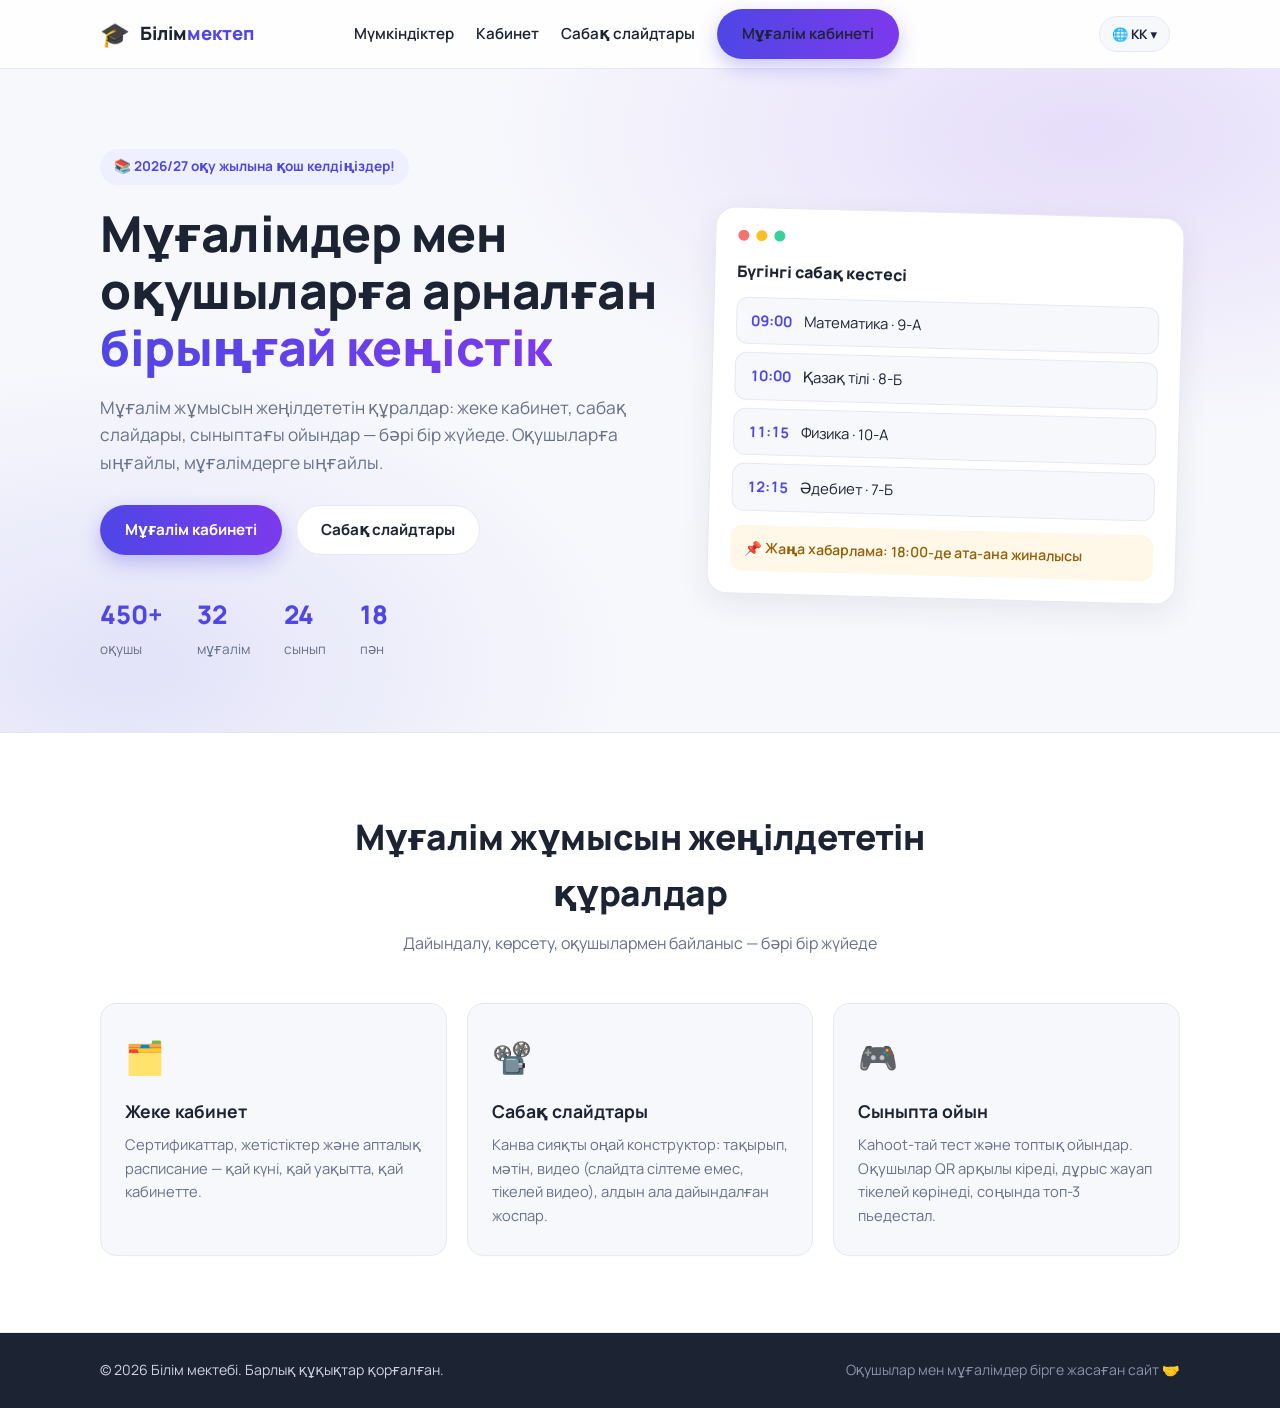
<file: index.html>
<!DOCTYPE html>
<html lang="kk">
<head>
  <meta charset="UTF-8" />
  <meta name="viewport" content="width=device-width, initial-scale=1.0" />
  <title data-i18n="title_index">Білім — мұғалімдер мен оқушылар сайты</title>
  <meta name="description" content="Мектептің ресми сайты: мұғалімдер, сыныптар, хабарламалар және үй тапсырмалары." />
  <link rel="preconnect" href="https://fonts.googleapis.com" />
  <link rel="preconnect" href="https://fonts.gstatic.com" crossorigin />
  <link href="https://fonts.googleapis.com/css2?family=Manrope:wght@400;500;600;700;800&display=swap" rel="stylesheet" />
  <link rel="stylesheet" href="style.css?v=11" />
  <link rel="icon" href="data:image/svg+xml,<svg xmlns='http://www.w3.org/2000/svg' viewBox='0 0 100 100'><text y='.9em' font-size='90'>🎓</text></svg>" />
</head>
<body>

  <!-- Шапка -->
  <header class="header" id="top">
    <div class="container header-inner">
      <a href="#top" class="logo">
        <span class="logo-mark">🎓</span>
        <span class="logo-text">Білім<span class="logo-accent">мектеп</span></span>
      </a>

      <nav class="nav" id="nav">
        <a href="#features" data-i18n="nav_features">Мүмкіндіктер</a>
        <a href="cabinet.html" data-i18n="nav_cabinet">Кабинет</a>
        <a href="slides.html" data-i18n="nav_slides">Сабақ слайдтары</a>
        <a href="cabinet.html" class="btn btn-primary nav-cta" data-i18n="btn_teacher_cab">Мұғалім кабинеті</a>
      </nav>

      <button class="burger" id="burger" aria-label="Мәзір">
        <span></span><span></span><span></span>
      </button>
    </div>
  </header>

  <!-- Басты бөлім -->
  <section class="hero">
    <div class="container hero-inner">
      <div class="hero-text">
        <span class="badge" data-i18n="hero_badge">📚 2026/27 оқу жылына қош келдіңіздер!</span>
        <h1><span data-i18n="hero_t1">Мұғалімдер мен оқушыларға арналған</span> <span class="accent" data-i18n="hero_t2">бірыңғай кеңістік</span></h1>
        <p class="lead" data-i18n="hero_lead">
          Мұғалім жұмысын жеңілдететін құралдар: жеке кабинет, сабақ слайдары,
          сыныптағы ойындар — бәрі бір жүйеде. Оқушыларға ыңғайлы, мұғалімдерге ыңғайлы.
        </p>
        <div class="hero-actions">
          <a href="cabinet.html" class="btn btn-primary" data-i18n="btn_teacher_cab">Мұғалім кабинеті</a>
          <a href="slides.html" class="btn btn-ghost" data-i18n="nav_slides">Сабақ слайдтары</a>
        </div>
        <div class="stats">
          <div class="stat"><b>450+</b><span data-i18n="stat_students">оқушы</span></div>
          <div class="stat"><b>32</b><span data-i18n="stat_teachers">мұғалім</span></div>
          <div class="stat"><b>24</b><span data-i18n="stat_classes">сынып</span></div>
          <div class="stat"><b>18</b><span data-i18n="stat_subjects">пән</span></div>
        </div>
      </div>
      <div class="hero-card" aria-hidden="true">
        <div class="hero-card-head">
          <span class="dot"></span><span class="dot"></span><span class="dot"></span>
        </div>
        <div class="hero-line wide" data-i18n="hero_card_title">Бүгінгі сабақ кестесі</div>
        <div class="hero-item"><b>09:00</b> Математика · 9-А</div>
        <div class="hero-item"><b>10:00</b> Қазақ тілі · 8-Б</div>
        <div class="hero-item"><b>11:15</b> Физика · 10-А</div>
        <div class="hero-item"><b>12:15</b> Әдебиет · 7-Б</div>
        <div class="hero-note" data-i18n="hero_notify">📌 Жаңа хабарлама: 18:00-де ата-ана жиналысы</div>
      </div>
    </div>
  </section>

  <!-- Мүмкіндіктер -->
  <section class="section section-alt" id="features">
    <div class="container">
      <div class="section-head">
        <h2 data-i18n="feat_title">Мұғалім жұмысын жеңілдететін құралдар</h2>
        <p data-i18n="feat_sub">Дайындалу, көрсету, оқушылармен байланыс — бәрі бір жүйеде</p>
      </div>
      <div class="features-grid">
        <a class="feature-card" href="cabinet.html">
          <span class="feature-icon">🗂️</span>
          <h3 data-i18n="feat_cab_t">Жеке кабинет</h3>
          <p data-i18n="feat_cab_p">Сертификаттар, жетістіктер және апталық расписание — қай күні, қай уақытта, қай кабинетте.</p>
        </a>
        <a class="feature-card" href="slides.html">
          <span class="feature-icon">📽️</span>
          <h3 data-i18n="feat_slides_t">Сабақ слайдтары</h3>
          <p data-i18n="feat_slides_p">Канва сияқты оңай конструктор: тақырып, мәтін, видео (слайдта сілтеме емес, тікелей видео), алдын ала дайындалған жоспар.</p>
        </a>
        <a class="feature-card" href="slides.html?tab=games">
          <span class="feature-icon">🎮</span>
          <h3 data-i18n="feat_games_t">Сыныпта ойын</h3>
          <p data-i18n="feat_games_p">Kahoot-тай тест және топтық ойындар. Оқушылар QR арқылы кіреді, дұрыс жауап тікелей көрінеді, соңында топ-3 пьедестал.</p>
        </a>
      </div>
    </div>
  </section>

  <!-- Мұғалімдер бөлімі алынып тасталды -->

  <footer class="footer">
    <div class="container footer-inner">
      <span>© <span id="year"></span> Білім мектебі. <span data-i18n="footer_rights">Барлық құқықтар қорғалған.</span></span>
      <span class="muted" data-i18n="footer_made">Оқушылар мен мұғалімдер бірге жасаған сайт 🤝</span>
    </div>
  </footer>

  <script src="data.js?v=11"></script>
  <script src="ui.js?v=11"></script>
  <script src="i18n.js?v=11"></script>
  <script src="script.js?v=11"></script>
</body>
</html>
</file>
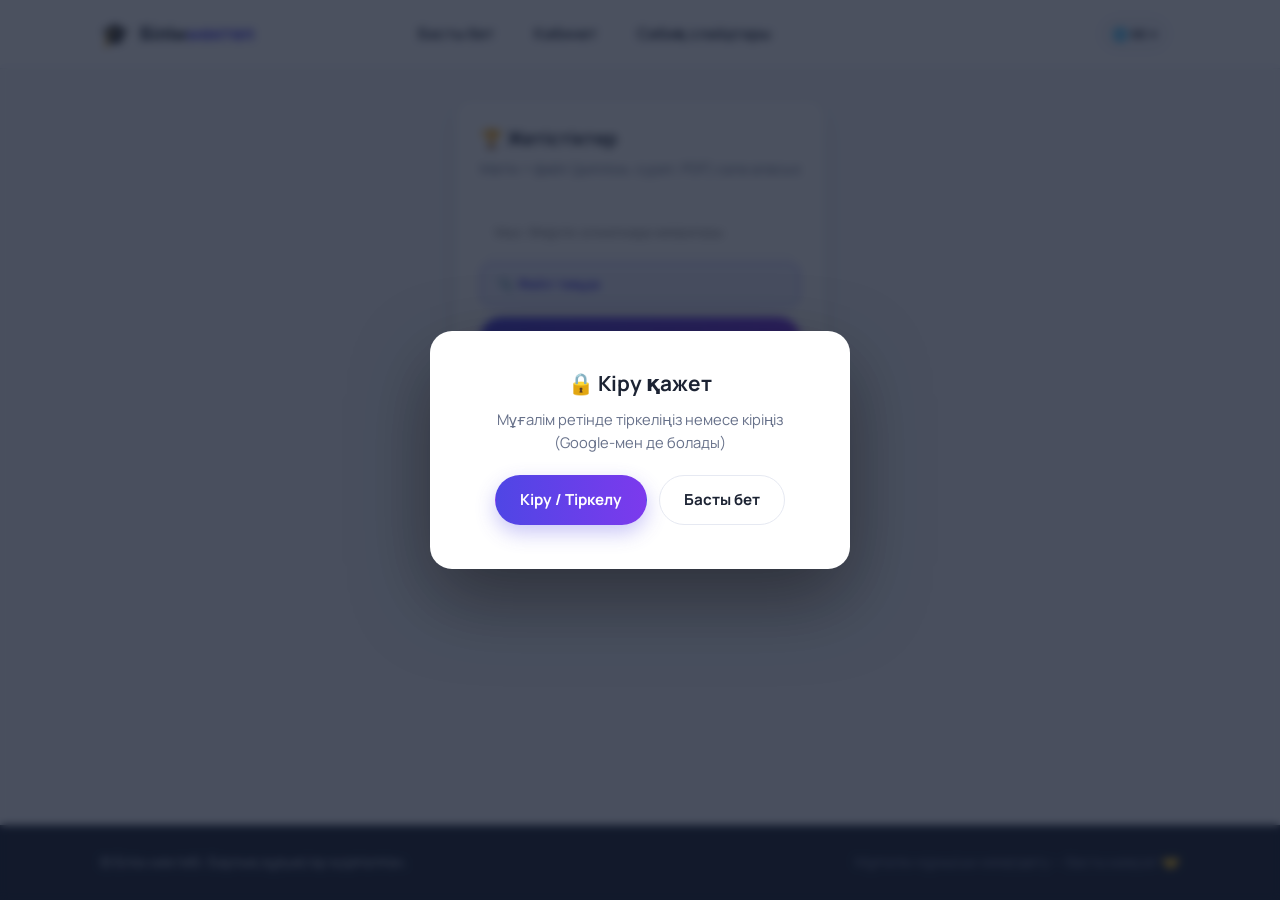
<file: achievements.html>
<!DOCTYPE html>
<html lang="kk">
<head>
  <meta charset="UTF-8" />
  <meta name="viewport" content="width=device-width, initial-scale=1.0" />
  <title data-i18n="title_ach">Жетістіктер — Білім</title>
  <link rel="preconnect" href="https://fonts.googleapis.com" />
  <link rel="preconnect" href="https://fonts.gstatic.com" crossorigin />
  <link href="https://fonts.googleapis.com/css2?family=Manrope:wght@400;500;600;700;800&display=swap" rel="stylesheet" />
  <link rel="stylesheet" href="style.css?v=11" />
  <link rel="icon" href="data:image/svg+xml,<svg xmlns='http://www.w3.org/2000/svg' viewBox='0 0 100 100'><text y='.9em' font-size='90'>🎓</text></svg>" />
</head>
<body>

  <header class="header">
    <div class="container header-inner">
      <a href="index.html" class="logo">
        <span class="logo-mark">🎓</span>
        <span class="logo-text">Білім<span class="logo-accent">мектеп</span></span>
      </a>
      <nav class="nav" id="nav">
        <a href="index.html" data-i18n="nav_home">Басты бет</a>
        <a href="cabinet.html" class="nav-cta" data-i18n="nav_cabinet">Кабинет</a>
        <a href="slides.html" data-i18n="nav_slides">Сабақ слайдтары</a>
      </nav>
      <button class="burger" id="burger" aria-label="Мәзір"><span></span><span></span><span></span></button>
    </div>
  </header>

  <main class="container pg-narrow">
    <div class="panel" id="ach-section">
      <h2 data-i18n="ach_title">🏆 Жетістіктер</h2>
      <p class="sub" data-i18n="ach_sub">Мәтін + файл (диплом, сурет, PDF) сала аласыз</p>
      <div class="ach-list" id="ach-list"></div>
      <div class="ach-add">
        <input type="text" id="ach-input" data-i18n-ph="ach_ph" placeholder="Мыс: Өңірлік олимпиада жеңімпазы" />
        <label class="file-btn" for="ach-file" id="ach-file-btn" data-i18n="btn_choose_file">📎 Файл таңда</label>
        <input type="file" id="ach-file" accept="image/*,.pdf,.doc,.docx,.ppt,.pptx,.xls,.xlsx" hidden />
        <button class="btn btn-primary" id="ach-add" style="padding:10px 18px">＋</button>
      </div>
    </div>
  </main>

  <footer class="footer">
    <div class="container footer-inner">
      <span>© <span id="year"></span> Білім мектебі. <span data-i18n="footer_rights">Барлық құқықтар қорғалған.</span></span>
      <span class="muted" data-i18n="footer_cab">Мұғалім жұмысын жеңілдету — басты мақсат 🤝</span>
    </div>
  </footer>

  <script src="data.js?v=11"></script>
  <script src="ui.js?v=11"></script>
  <script src="i18n.js?v=11"></script>
  <script src="config.js?v=11"></script>
  <script src="cloud.js?v=11"></script>
  <script src="achievements.js?v=11"></script>
</body>
</html>
</file>
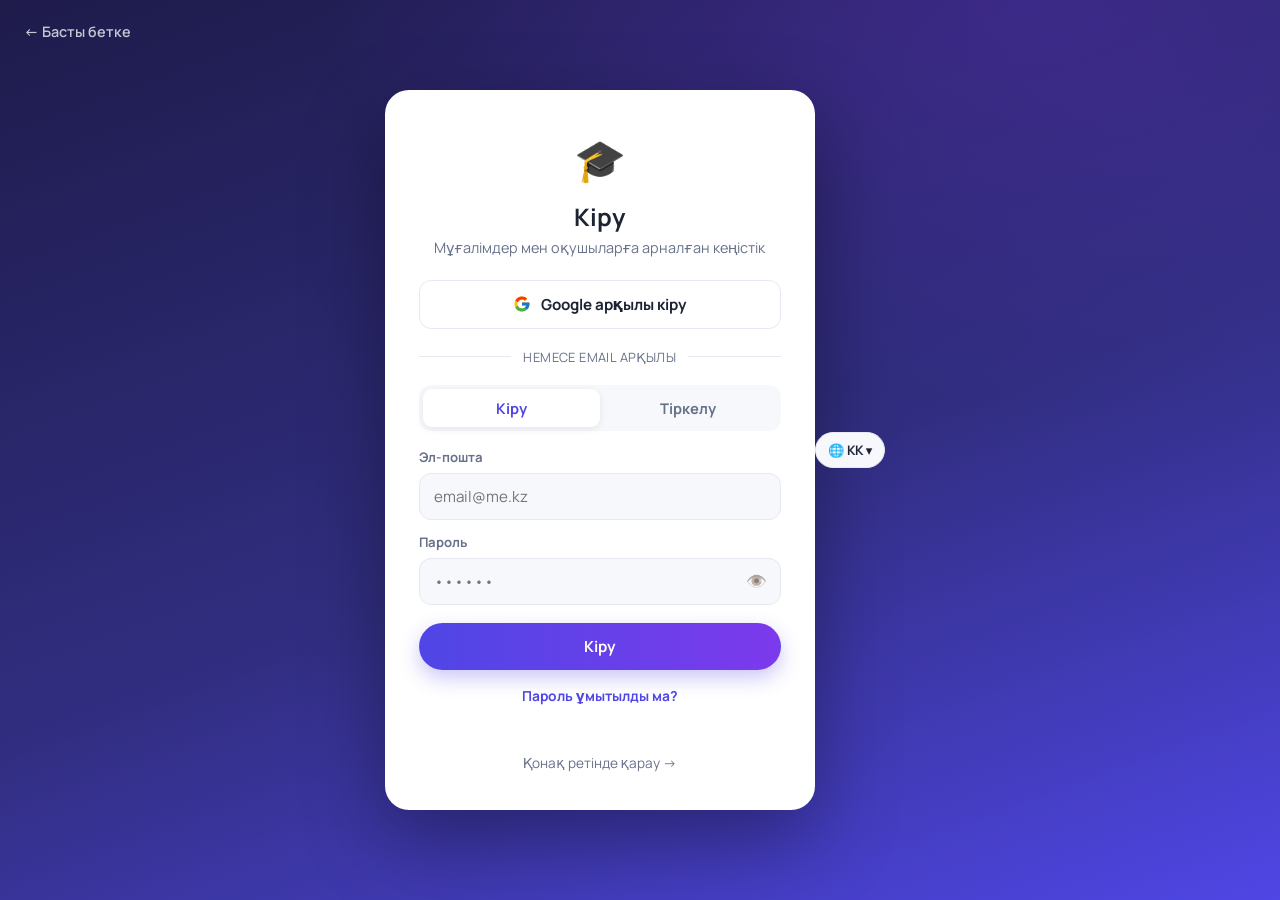
<file: auth.html>
<!DOCTYPE html>
<html lang="kk">
<head>
  <meta charset="UTF-8" />
  <meta name="viewport" content="width=device-width, initial-scale=1.0" />
  <title data-i18n="title_auth">Кіру — Білім</title>
  <link rel="preconnect" href="https://fonts.googleapis.com" />
  <link rel="preconnect" href="https://fonts.gstatic.com" crossorigin />
  <link href="https://fonts.googleapis.com/css2?family=Manrope:wght@400;500;600;700;800&display=swap" rel="stylesheet" />
  <link rel="stylesheet" href="style.css?v=11" />
  <link rel="icon" href="data:image/svg+xml,<svg xmlns='http://www.w3.org/2000/svg' viewBox='0 0 100 100'><text y='.9em' font-size='90'>🎓</text></svg>" />
</head>
<body>
  <div class="auth-wrap">
    <a class="auth-home" href="index.html" data-i18n="auth_home">← Басты бетке</a>
    <div class="auth-card">
      <div class="auth-logo">🎓</div>
      <h1 id="auth-title">Кіру</h1>
      <p class="muted" id="auth-sub">Мұғалімдер мен оқушыларға арналған кеңістік</p>

      <!-- Google -->
      <button class="btn google-btn" id="google-btn">
        <svg width="18" height="18" viewBox="0 0 48 48"><path fill="#FFC107" d="M43.6 20.1H42V20H24v8h11.3C33.7 32.7 29.2 36 24 36c-6.6 0-12-5.4-12-12s5.4-12 12-12c3.1 0 5.9 1.2 8 3l5.7-5.7C34.3 6.1 29.4 4 24 4 13 4 4 13 4 24s9 20 20 20 20-9 20-20c0-1.3-.1-2.6-.4-3.9z"/><path fill="#FF3D00" d="M6.3 14.7l6.6 4.8C14.7 15.1 19 12 24 12c3.1 0 5.9 1.2 8 3l5.7-5.7C34.3 6.1 29.4 4 24 4 16.3 4 9.7 8.3 6.3 14.7z"/><path fill="#4CAF50" d="M24 44c5.2 0 9.9-2 13.4-5.2l-6.2-5.2C29.2 35.1 26.7 36 24 36c-5.2 0-9.6-3.3-11.3-8l-6.5 5C9.5 39.6 16.2 44 24 44z"/><path fill="#1976D2" d="M43.6 20.1H42V20H24v8h11.3c-.8 2.2-2.2 4.2-4.1 5.6l6.2 5.2C36.9 39.2 44 34 44 24c0-1.3-.1-2.6-.4-3.9z"/></svg>
        <span data-i18n="auth_google">Google арқылы кіру</span>
      </button>

      <div class="auth-divider"><span data-i18n="auth_or">немесе email арқылы</span></div>

      <!-- Табдар -->
      <div class="auth-tabs">
        <button class="auth-tab active" data-tab="login" data-i18n="auth_title">Кіру</button>
        <button class="auth-tab" data-tab="reg" data-i18n="auth_title_reg">Тіркелу</button>
      </div>

      <!-- Кіру -->
      <form id="login-form">
        <label><span data-i18n="li_email">Эл-пошта</span><input type="email" id="li-email" required placeholder="email@me.kz" /></label>
        <label><span data-i18n="li_pass">Пароль</span>
          <div class="pass-wrap">
            <input type="password" id="li-pass" required placeholder="••••••" />
            <button type="button" class="pass-toggle" data-target="li-pass" aria-label="Парольді көрсету/жасыру" data-i18n-title="pass_toggle" title="Көрсету / жасыру">👁️</button>
          </div>
        </label>
        <button type="submit" class="btn btn-primary btn-block" data-i18n="auth_title">Кіру</button>
        <div class="forgot-row">
          <button type="button" class="forgot-link" id="forgot-toggle" data-i18n="forgot">Пароль ұмытылды ма?</button>
        </div>
      </form>

      <!-- Пароль қалпына келтіру -->
      <form id="reset-form" style="display:none">
        <p class="reset-note" data-i18n="reset_note">Email-іңізді жазыңыз — жаңа пароль орнату сілтемесін почтаңызға жібереміз</p>
        <label><span data-i18n="li_email">Эл-пошта</span><input type="email" id="rs-email" required placeholder="email@me.kz" /></label>
        <button type="submit" class="btn btn-primary btn-block" data-i18n="reset_send">Сілтеме жіберу</button>
        <div class="forgot-row">
          <button type="button" class="forgot-link" id="reset-back" data-i18n="reset_back">← Кіруге оралу</button>
        </div>
      </form>

      <!-- Тіркелу -->
      <form id="reg-form" style="display:none">
        <label><span data-i18n="rg_name">Аты-жөніңіз</span><input type="text" id="rg-name" required data-i18n-ph="rg_name_ph" placeholder="Аты-жөні" /></label>
        <label><span data-i18n="li_email">Эл-пошта</span><input type="email" id="rg-email" required placeholder="email@me.kz" /></label>
        <label><span data-i18n="rg_pass">Пароль (кемінде 6 таңба)</span>
          <div class="pass-wrap">
            <input type="password" id="rg-pass" required minlength="6" placeholder="••••••" />
            <button type="button" class="pass-toggle" data-target="rg-pass" aria-label="Парольді көрсету/жасыру" data-i18n-title="pass_toggle" title="Көрсету / жасыру">👁️</button>
          </div>
        </label>
        <label><span data-i18n="rg_role">Сіз кімсіз?</span>
          <select id="rg-role">
            <option value="teacher" data-i18n="rg_teacher">👩‍🏫 Мұғалім</option>
            <option value="student" data-i18n="rg_student">🎒 Оқушы</option>
          </select>
        </label>
        <label id="rg-subject-l"><span data-i18n="rg_subject">Пәніңіз</span><input type="text" id="rg-subject" data-i18n-ph="rg_subject_ph" placeholder="Мыс: Математика" /></label>
        <label id="rg-class-l" style="display:none"><span data-i18n="rg_class">Сыныбыңыз</span><input type="text" id="rg-class" data-i18n-ph="rg_class_ph" placeholder="Мыс: 9А" maxlength="5" /></label>
        <button type="submit" class="btn btn-primary btn-block" data-i18n="auth_title_reg">Тіркелу</button>
      </form>

      <div class="auth-msg" id="auth-msg"></div>
      <a href="index.html" class="auth-guest" data-i18n="auth_guest">Қонақ ретінде қарау →</a>
    </div>
  </div>

  <script src="data.js?v=11"></script>
  <script src="ui.js?v=11"></script>
  <script src="i18n.js?v=11"></script>
  <script src="config.js?v=11"></script>
  <script src="cloud.js?v=11"></script>
  <script src="auth.js?v=11"></script>
  <script>
    const msg = (text, ok = true) => {
      const el = $("#auth-msg");
      el.textContent = text;
      el.className = "auth-msg " + (ok ? "ok" : "err");
    };

    /* Парольдің көзі: көрсету / жасыру */
    $$(".pass-toggle").forEach((b) =>
      b.addEventListener("click", () => {
        const inp = $("#" + b.dataset.target);
        const show = inp.type === "password";
        inp.type = show ? "text" : "password";
        b.textContent = show ? "🙈" : "👁️";
        b.classList.toggle("on", show);
      })
    );

    /* Пароль ұмытылды */
    function showReset(show) {
      $("#reset-form").style.display = show ? "" : "none";
      $("#login-form").style.display = show ? "none" : "";
      if (show) $("#rs-email").focus();
    }
    $("#forgot-toggle").addEventListener("click", () => showReset(true));
    $("#reset-back").addEventListener("click", () => showReset(false));
    $("#reset-form").addEventListener("submit", async (e) => {
      e.preventDefault();
      try {
        await resetPassword($("#rs-email").value);
        msg(t("reset_sent"));
        showReset(false);
      } catch (err) {
        msg(err.message, false);
      }
    });

    /* Табдар */
    $$(".auth-tab").forEach((tab) =>
      tab.addEventListener("click", () => {
        $$(".auth-tab").forEach((x) => x.classList.toggle("active", x === tab));
        $("#login-form").style.display = tab.dataset.tab === "login" ? "" : "none";
        $("#reg-form").style.display = tab.dataset.tab === "reg" ? "" : "none";
        $("#auth-title").textContent = tab.dataset.tab === "login" ? t("auth_title") : t("auth_title_reg");
        $("#auth-msg").textContent = "";
      })
    );

    /* Рөл таңдауы бойынша қосымша өрістер */
    $("#rg-role").addEventListener("change", (e) => {
      const teacher = e.target.value === "teacher";
      $("#rg-subject-l").style.display = teacher ? "" : "none";
      $("#rg-class-l").style.display = teacher ? "none" : "";
    });

    /* Кіру */
    $("#login-form").addEventListener("submit", async (e) => {
      e.preventDefault();
      try {
        const u = await loginUser($("#li-email").value, $("#li-pass").value);
        msg(t("hello", u.name));
        setTimeout(() => afterAuthRedirect(u), 600);
      } catch (err) {
        msg(err.message, false);
      }
    });

    /* Тіркелу */
    $("#reg-form").addEventListener("submit", async (e) => {
      e.preventDefault();
      try {
        const u = await registerUser({
          name: $("#rg-name").value,
          email: $("#rg-email").value,
          pw: $("#rg-pass").value,
          role: $("#rg-role").value,
          subject: $("#rg-subject").value,
          className: $("#rg-class").value,
        });
        msg(t("registered", u.name));
        setTimeout(() => afterAuthRedirect(u), 600);
      } catch (err) {
        msg(err.message, false);
      }
    });

    /* Google */
    $("#google-btn").addEventListener("click", async () => {
      try {
        msg(t("google_connecting"));
        /* "Тіркелу" табы ашық болса — сол жердегі рөлі, әйтпесе сұрайды */
        const onReg = $("#reg-form").style.display !== "none";
        const u = await googleLogin(onReg ? $("#rg-role").value : null);
        if (u) {
          msg(t("hello", u.name));
          setTimeout(() => afterAuthRedirect(u), 600);
        }
      } catch (err) {
        msg(t("google_err") + " " + (err.message || err), false);
      }
    });

    /* Шығу сұранысы */
    if (new URLSearchParams(location.search).get("out")) {
      logout();
      location.replace("index.html");
    }

    /* Алдын ала кірген жағдай */
    const s = getSession();
    if (s) {
      $("#auth-title").textContent = t("hello", s.name);
      $("#auth-sub").textContent = s.role === "teacher" ? t("auth_as_teacher") : t("auth_as_student");
      $("#login-form").style.display = "none";
      $("#reg-form").style.display = "none";
      $("#google-btn").style.display = "none";
      $$(".auth-tab").forEach((tab) => (tab.style.display = "none"));
      const div = $(".auth-divider");
      if (div) div.style.display = "none";
      msg(t("auth_switch_note"));
      $("#google-btn").insertAdjacentHTML("afterend", `<button class="btn btn-ghost btn-block" id="do-logout" style="margin-top:10px">${t("menu_logout")}</button>`);
      $("#do-logout").addEventListener("click", () => {
        logout();
        location.replace("auth.html");
      });
    } else {
      $("#auth-title").textContent = t("auth_title");
      $("#auth-sub").textContent = t("auth_sub");
    }

    /* Тіл ауықса — таңба/қолдау мәтіндерін жаңарту */
    window.addEventListener("langchange", () => {
      const sess = getSession();
      if (sess) {
        $("#auth-title").textContent = t("hello", sess.name);
        $("#auth-sub").textContent = sess.role === "teacher" ? t("auth_as_teacher") : t("auth_as_student");
      } else {
        const onReg = $("#reg-form").style.display !== "none";
        $("#auth-title").textContent = onReg ? t("auth_title_reg") : t("auth_title");
        $("#auth-sub").textContent = t("auth_sub");
      }
    });
  </script>
</body>
</html>
</file>
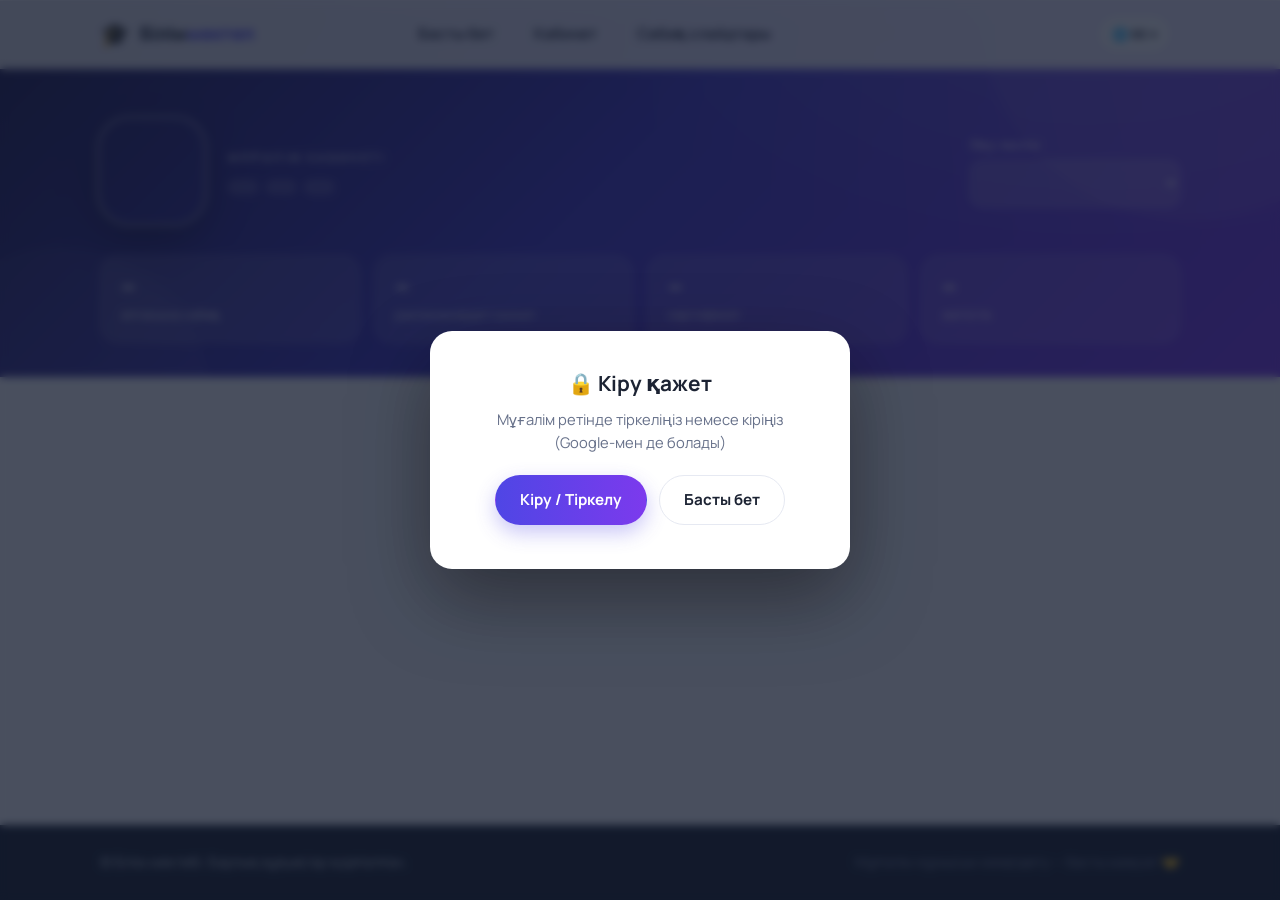
<file: cabinet.html>
<!DOCTYPE html>
<html lang="kk">
<head>
  <meta charset="UTF-8" />
  <meta name="viewport" content="width=device-width, initial-scale=1.0" />
  <title data-i18n="title_cabinet">Мұғалім кабинеті — Білім</title>
  <link rel="preconnect" href="https://fonts.googleapis.com" />
  <link rel="preconnect" href="https://fonts.gstatic.com" crossorigin />
  <link href="https://fonts.googleapis.com/css2?family=Manrope:wght@400;500;600;700;800&display=swap" rel="stylesheet" />
  <link rel="stylesheet" href="style.css?v=11" />
  <link rel="icon" href="data:image/svg+xml,<svg xmlns='http://www.w3.org/2000/svg' viewBox='0 0 100 100'><text y='.9em' font-size='90'>🎓</text></svg>" />
</head>
<body>

  <header class="header">
    <div class="container header-inner">
      <a href="index.html" class="logo">
        <span class="logo-mark">🎓</span>
        <span class="logo-text">Білім<span class="logo-accent">мектеп</span></span>
      </a>
      <nav class="nav" id="nav">
        <a href="index.html" data-i18n="nav_home">Басты бет</a>
        <a href="cabinet.html" class="nav-cta" data-i18n="nav_cabinet">Кабинет</a>
        <a href="slides.html" data-i18n="nav_slides">Сабақ слайдтары</a>
      </nav>
      <button class="burger" id="burger" aria-label="Мәзір"><span></span><span></span><span></span></button>
    </div>
  </header>

  <!-- Жаңа баннер -->
  <section class="cab-hero">
    <div class="container cab-hero-inner">
      <div class="cab-hero-id">
        <div class="cab-avatar-big" id="cab-avatar"></div>
        <div class="cab-hero-info">
          <div class="cab-hero-kicker" data-i18n="cab_kicker">Мұғалім кабинеті</div>
          <h1 id="cab-name"></h1>
          <div class="cab-badges">
            <span class="cab-badge" id="cab-subject"></span>
            <span class="cab-badge" id="cab-exp"></span>
            <span class="cab-badge sync-badge" id="sync-status"></span>
          </div>
        </div>
      </div>
      <div class="cab-hero-controls">
        <label><span data-i18n="cab_year">Оқу жылы</span>
          <select id="year-select"></select>
        </label>
      </div>
    </div>
    <div class="container cab-hero-stats">
      <a class="hstat hstat-link" href="schedule.html"><b id="stat-lessons">–</b><span data-i18n="stat_lessons">аптасына сабақ</span></a>
      <a class="hstat hstat-link" href="schedule.html"><b id="stat-classes">–</b><span data-i18n="stat_sched_classes">расписаниедегі сынып</span></a>
      <a class="hstat hstat-link" href="certificates.html"><b id="stat-certs">–</b><span data-i18n="stat_certs">сертификат</span></a>
      <a class="hstat hstat-link" href="achievements.html"><b id="stat-ach">–</b><span data-i18n="stat_ach">жетістік</span></a>
    </div>
  </section>


  <footer class="footer">
    <div class="container footer-inner">
      <span>© <span id="year"></span> Білім мектебі. <span data-i18n="footer_rights">Барлық құқықтар қорғалған.</span></span>
      <span class="muted" data-i18n="footer_cab">Мұғалім жұмысын жеңілдету — басты мақсат 🤝</span>
    </div>
  </footer>

  <script src="data.js?v=11"></script>
  <script src="ui.js?v=11"></script>
  <script src="i18n.js?v=11"></script>
  <script src="config.js?v=11"></script>
  <script src="cloud.js?v=11"></script>
  <script src="cabinet.js?v=11"></script>
</body>
</html>
</file>
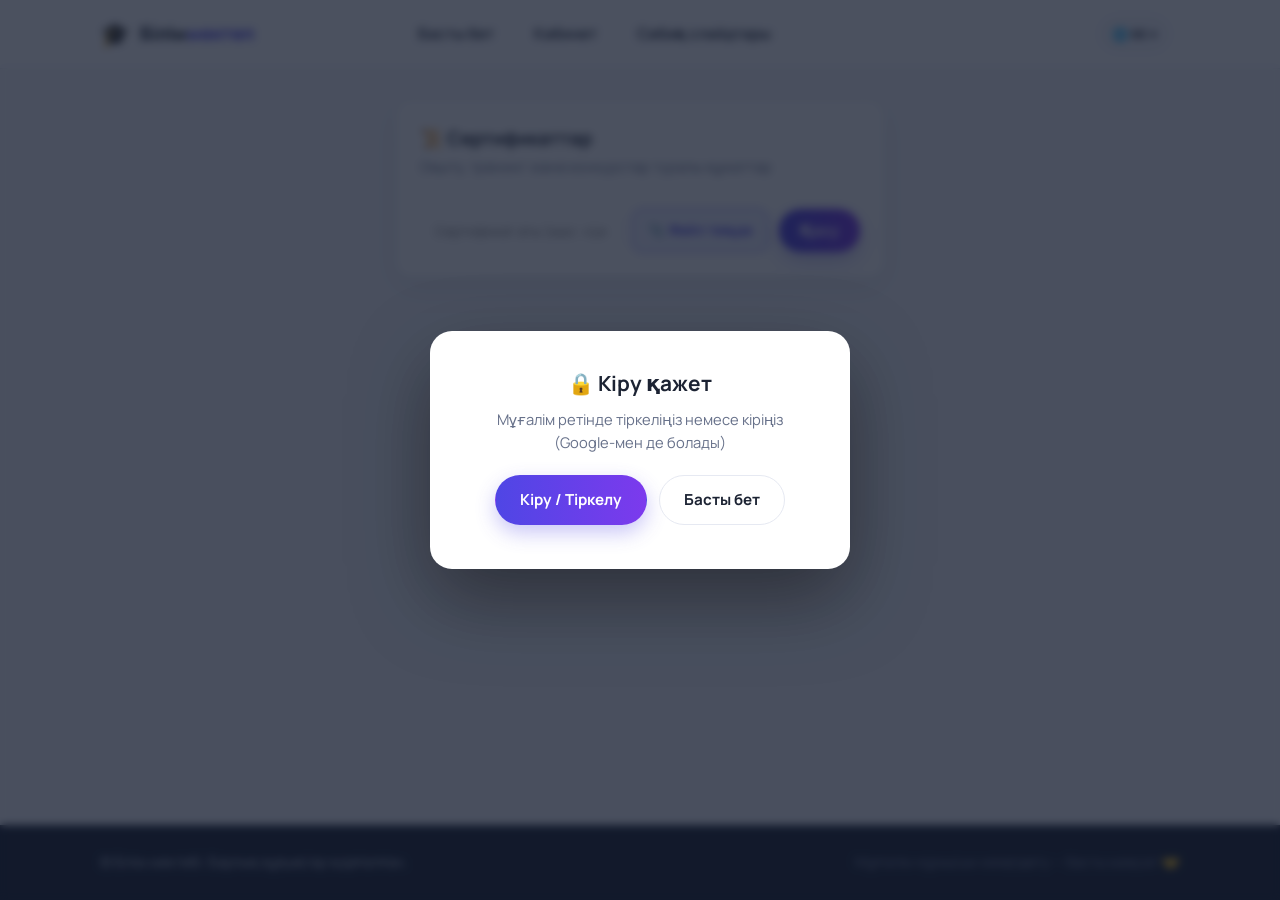
<file: certificates.html>
<!DOCTYPE html>
<html lang="kk">
<head>
  <meta charset="UTF-8" />
  <meta name="viewport" content="width=device-width, initial-scale=1.0" />
  <title data-i18n="title_certs">Сертификаттар — Білім</title>
  <link rel="preconnect" href="https://fonts.googleapis.com" />
  <link rel="preconnect" href="https://fonts.gstatic.com" crossorigin />
  <link href="https://fonts.googleapis.com/css2?family=Manrope:wght@400;500;600;700;800&display=swap" rel="stylesheet" />
  <link rel="stylesheet" href="style.css?v=11" />
  <link rel="icon" href="data:image/svg+xml,<svg xmlns='http://www.w3.org/2000/svg' viewBox='0 0 100 100'><text y='.9em' font-size='90'>🎓</text></svg>" />
</head>
<body>

  <header class="header">
    <div class="container header-inner">
      <a href="index.html" class="logo">
        <span class="logo-mark">🎓</span>
        <span class="logo-text">Білім<span class="logo-accent">мектеп</span></span>
      </a>
      <nav class="nav" id="nav">
        <a href="index.html" data-i18n="nav_home">Басты бет</a>
        <a href="cabinet.html" class="nav-cta" data-i18n="nav_cabinet">Кабинет</a>
        <a href="slides.html" data-i18n="nav_slides">Сабақ слайдтары</a>
      </nav>
      <button class="burger" id="burger" aria-label="Мәзір"><span></span><span></span><span></span></button>
    </div>
  </header>

  <main class="container pg-narrow">
    <div class="panel" id="certs-section">
      <div class="panel-head">
        <h2 data-i18n="certs_title">📜 Сертификаттар</h2>
        <p class="sub" data-i18n="certs_sub">Оқыту, тренинг және конкурстар туралы құжаттар</p>
      </div>
      <div class="certs-grid" id="certs-grid"></div>
      <div class="certs-add">
        <input type="text" id="cert-name" data-i18n-ph="certs_ph" placeholder="Сертификат аты (мыс: «Цифрлық сауаттылық», 2026)" />
        <label class="file-btn" for="cert-file" data-i18n="btn_choose_file">📎 Файл таңда</label>
        <input type="file" id="cert-file" accept="image/*,.pdf,.doc,.docx,.ppt,.pptx,.xls,.xlsx" />
        <button class="btn btn-primary" id="cert-add" style="padding:10px 20px" data-i18n="btn_add">Қосу</button>
      </div>
    </div>
  </main>

  <footer class="footer">
    <div class="container footer-inner">
      <span>© <span id="year"></span> Білім мектебі. <span data-i18n="footer_rights">Барлық құқықтар қорғалған.</span></span>
      <span class="muted" data-i18n="footer_cab">Мұғалім жұмысын жеңілдету — басты мақсат 🤝</span>
    </div>
  </footer>

  <script src="data.js?v=11"></script>
  <script src="ui.js?v=11"></script>
  <script src="i18n.js?v=11"></script>
  <script src="config.js?v=11"></script>
  <script src="cloud.js?v=11"></script>
  <script src="certificates.js?v=11"></script>
</body>
</html>
</file>
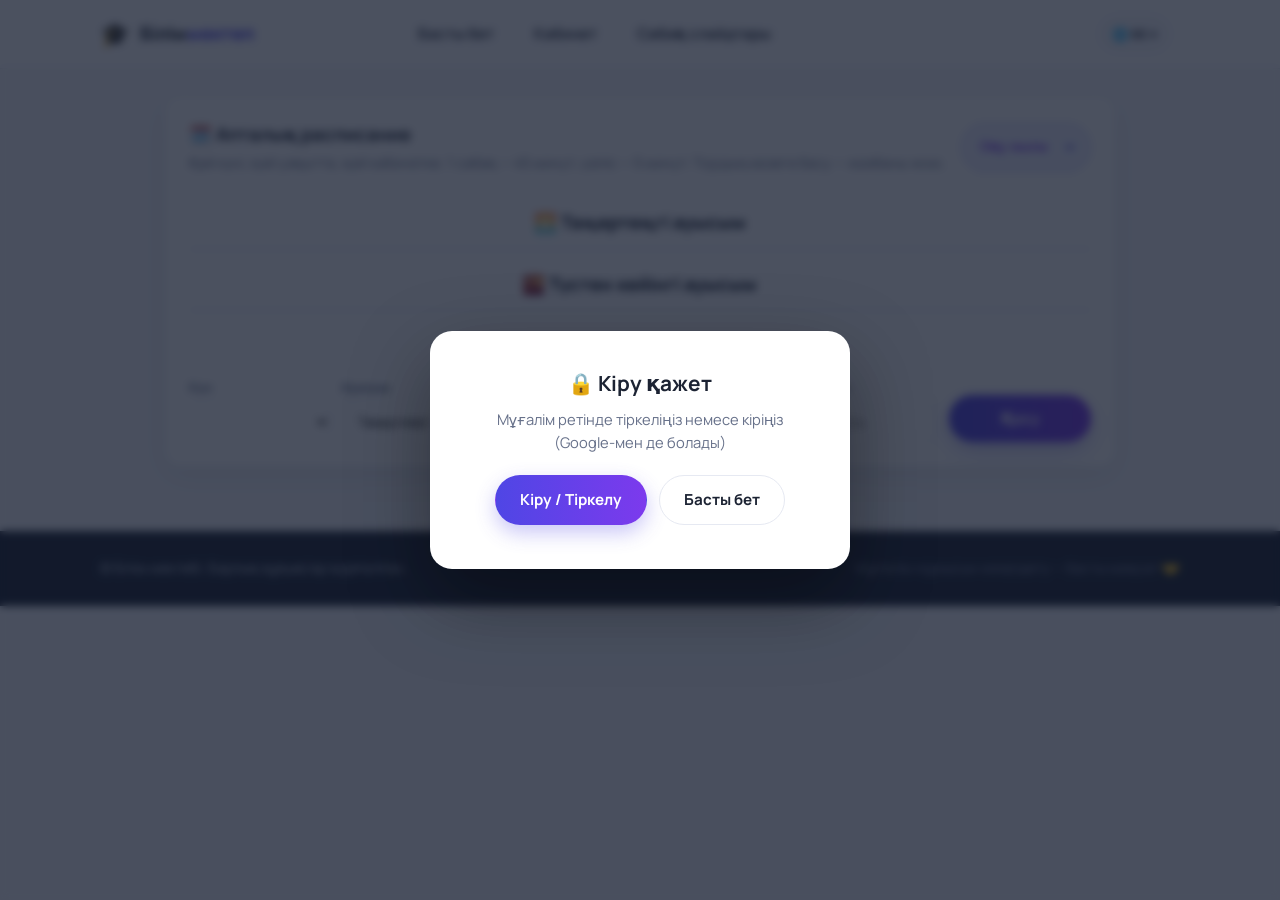
<file: schedule.html>
<!DOCTYPE html>
<html lang="kk">
<head>
  <meta charset="UTF-8" />
  <meta name="viewport" content="width=device-width, initial-scale=1.0" />
  <title data-i18n="title_schedule">Расписание — Білім</title>
  <link rel="preconnect" href="https://fonts.googleapis.com" />
  <link rel="preconnect" href="https://fonts.gstatic.com" crossorigin />
  <link href="https://fonts.googleapis.com/css2?family=Manrope:wght@400;500;600;700;800&display=swap" rel="stylesheet" />
  <link rel="stylesheet" href="style.css?v=11" />
  <link rel="icon" href="data:image/svg+xml,<svg xmlns='http://www.w3.org/2000/svg' viewBox='0 0 100 100'><text y='.9em' font-size='90'>🎓</text></svg>" />
</head>
<body>

  <header class="header">
    <div class="container header-inner">
      <a href="index.html" class="logo">
        <span class="logo-mark">🎓</span>
        <span class="logo-text">Білім<span class="logo-accent">мектеп</span></span>
      </a>
      <nav class="nav" id="nav">
        <a href="index.html" data-i18n="nav_home">Басты бет</a>
        <a href="cabinet.html" class="nav-cta" data-i18n="nav_cabinet">Кабинет</a>
        <a href="slides.html" data-i18n="nav_slides">Сабақ слайдтары</a>
      </nav>
      <button class="burger" id="burger" aria-label="Мәзір"><span></span><span></span><span></span></button>
    </div>
  </header>

  <main class="cab-sched-wrap" style="margin-top:26px">
    <div class="panel">
      <div class="panel-head sched-head">
        <div class="sched-head-txt">
          <h2><span data-i18n="sched_title">🗓️ Апталық расписание</span></h2>
          <p class="sub" data-i18n="sched_sub">Қай күні, қай уақытта, қай кабинетке. 1 сабақ — 45 минут, үзіліс — 5 минут. Тордың көзеге басу — жазбаны жою.</p>
        </div>
        <label class="year-pill"><span data-i18n="cab_year">Оқу жылы</span>
          <select id="year-select"></select>
        </label>
      </div>

      <div class="sched-stats" id="sched-stats"></div>

      <div class="shift-title" data-i18n="shift_am">🌅 Таңертеңгі ауысым</div>
      <div class="sched-scroll"><table class="sched-grid" id="grid-am"></table></div>

      <div class="shift-title" data-i18n="shift_pm">🌇 Түстен кейінгі ауысым</div>
      <div class="sched-scroll"><table class="sched-grid" id="grid-pm"></table></div>

      <div class="shift-title" style="margin-top:26px" data-i18n="sched_add_title">➕ Сабақ қосу</div>
      <div class="sched-add" id="add-form">
        <label><span data-i18n="sa_day">Күн</span> <select id="sa-day"></select></label>
        <label><span data-i18n="sa_shift">Ауысым</span>
          <select id="sa-shift">
            <option value="am" data-i18n="sa_shift_am">Таңертеңгі</option>
            <option value="pm" data-i18n="sa_shift_pm">Түстен кейін</option>
          </select>
        </label>
        <label><span data-i18n="sa_period">Сабақ</span> <select id="sa-period"></select></label>
        <label><span data-i18n="sa_cls">Сынып</span> <input type="text" id="sa-cls" data-i18n-ph="sa_cls_ph" placeholder="мыс: 6Б" maxlength="6" /></label>
        <label><span data-i18n="sa_room">Кабинет</span> <input type="text" id="sa-room" data-i18n-ph="sa_room_ph" placeholder="мыс: 204" maxlength="8" /></label>
        <label><span></span><button class="btn btn-primary" id="sa-add" data-i18n="btn_add">Қосу</button></label>
      </div>
    </div>
  </main>

  <footer class="footer" style="margin-top:40px">
    <div class="container footer-inner">
      <span>© <span id="year"></span> Білім мектебі. <span data-i18n="footer_rights">Барлық құқықтар қорғалған.</span></span>
      <span class="muted" data-i18n="footer_cab">Мұғалім жұмысын жеңілдету — басты мақсат 🤝</span>
    </div>
  </footer>

  <script src="data.js?v=11"></script>
  <script src="ui.js?v=11"></script>
  <script src="i18n.js?v=11"></script>
  <script src="config.js?v=11"></script>
  <script src="cloud.js?v=11"></script>
  <script src="schedule.js?v=11"></script>
</body>
</html>
</file>
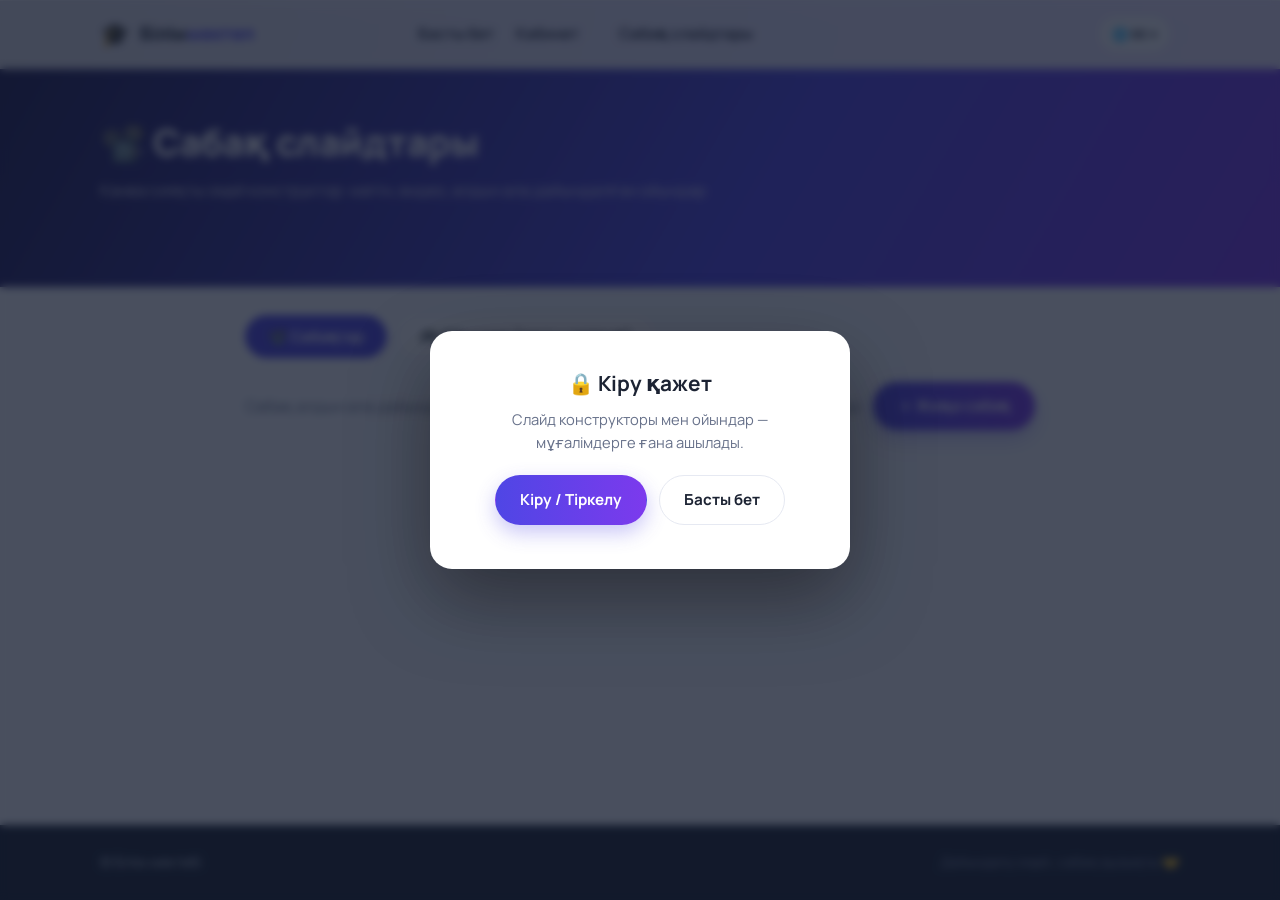
<file: slides.html>
<!DOCTYPE html>
<html lang="kk">
<head>
  <meta charset="UTF-8" />
  <meta name="viewport" content="width=device-width, initial-scale=1.0" />
  <title data-i18n="title_slides">Сабақ слайдтары — Білім</title>
  <link rel="preconnect" href="https://fonts.googleapis.com" />
  <link rel="preconnect" href="https://fonts.gstatic.com" crossorigin />
  <link href="https://fonts.googleapis.com/css2?family=Manrope:wght@400;500;600;700;800&display=swap" rel="stylesheet" />
  <link rel="stylesheet" href="style.css?v=11" />
  <link rel="icon" href="data:image/svg+xml,<svg xmlns='http://www.w3.org/2000/svg' viewBox='0 0 100 100'><text y='.9em' font-size='90'>🎓</text></svg>" />
</head>
<body>

  <header class="header">
    <div class="container header-inner">
      <a href="index.html" class="logo">
        <span class="logo-mark">🎓</span>
        <span class="logo-text">Білім<span class="logo-accent">мектеп</span></span>
      </a>
      <nav class="nav" id="nav">
        <a href="index.html" data-i18n="nav_home">Басты бет</a>
        <a href="cabinet.html" data-i18n="nav_cabinet">Кабинет</a>
        <a href="slides.html" class="nav-cta" data-i18n="nav_slides">Сабақ слайдтары</a>
      </nav>
      <button class="burger" id="burger" aria-label="Мәзір"><span></span><span></span><span></span></button>
    </div>
  </header>

  <section class="page-head">
    <div class="container">
      <h1 data-i18n="slides_h1">📽️ Сабақ слайдтары</h1>
      <p data-i18n="slides_sub">Канва сияқты оңай конструктор: мәтін, видео, алдын ала дайындалған ойындар</p>
    </div>
  </section>

  <main class="container" style="padding-top:28px">

    <div class="tabs">
      <button class="tab-btn active" data-view="lessons" data-i18n="tab_lessons">📽️ Сабақтар</button>
      <button class="tab-btn" data-view="games" data-i18n="tab_games">🎮 Ойындар (тест + топтық)</button>
    </div>

    <!-- ===== Lessons ===== -->
    <section id="view-lessons">
      <div style="display:flex;justify-content:space-between;align-items:center;gap:12px;flex-wrap:wrap;margin-bottom:18px">
        <p class="muted" data-i18n="lessons_note">Сабақ алдын ала дайындап қойыңыз — сабақ кезінде бір батырмамен көрсетіледі</p>
        <button class="btn btn-primary" id="new-lesson" data-i18n="btn_new_lesson">＋ Жаңа сабақ</button>
      </div>
      <div class="lessons-grid" id="lessons-grid"></div>
    </section>

    <!-- ===== Builder ===== -->
    <section id="view-builder" style="display:none">
      <div style="display:flex;justify-content:space-between;align-items:center;gap:12px;flex-wrap:wrap;margin-bottom:16px">
        <a class="mini-btn" href="#" id="back-to-lessons" data-i18n="btn_back_lessons">← Сабақтарға оралу</a>
        <input type="text" id="lesson-title" data-i18n-ph="ph_lesson_title" placeholder="Сабақ атауы" style="flex:1;min-width:220px;padding:10px 16px;border:1px solid var(--line);border-radius:12px;font-family:inherit;font-size:1rem" />
        <a class="btn btn-primary" id="open-present" href="#" style="padding:10px 20px" data-i18n="btn_present">▶ Көрсету режимі</a>
      </div>
      <div class="builder">
        <div class="slides-rail" id="slides-rail"></div>
        <div class="canvas-stage">
          <div class="slide-canvas" id="slide-canvas"></div>
        </div>
        <div class="props" id="props-panel"></div>
      </div>
    </section>

    <!-- ===== Games ===== -->
    <section id="view-games" style="display:none">
      <h2 style="font-size:1.2rem;margin-bottom:6px" data-i18n="games_quiz_h">🎯 Тесттер</h2>
      <p class="muted" style="margin-bottom:16px" data-i18n="games_quiz_p">Сұрақтарды алдын ала жасап сақтаңыз — слайд арасына қосып, сабақта QR арқылы көрсетесіз</p>
      <div class="qz-list" id="quizzes-list"></div>
      <div class="panel" id="quiz-editor-panel">
        <h2 id="quiz-editor-title" data-i18n="qz_new">Жаңа тест</h2>
        <p class="sub" data-i18n="qz_build">Тестті құрастыру</p>
        <div class="qz-editor">
          <div>
            <label class="props" style="border:0;padding:0;background:none">
              <span data-i18n="qz_name">Тест атауы</span>
              <input type="text" id="qz-name" data-i18n-ph="qz_name_ph" placeholder="Мыс: Алгебра, §12" />
            </label>
            <label class="props" style="border:0;padding:0;background:none;margin-top:12px">
              <span data-i18n="qz_time">Сұраққа уақыт (секунд)</span>
              <input type="number" id="qz-time" min="5" max="120" value="20" />
            </label>
            <div style="margin-top:18px;display:flex;gap:10px">
              <button class="btn btn-primary" id="qz-save" style="padding:11px 22px" data-i18n="btn_save">💾 Сақтау</button>
              <button class="btn btn-ghost" id="qz-cancel" style="padding:11px 22px" data-i18n="btn_cancel">Бас тарту</button>
            </div>
          </div>
          <div>
            <button class="mini-btn" id="qz-add-q" data-i18n="qz_add_q">＋ Сұрақ қосу</button>
            <div id="qz-questions"></div>
          </div>
        </div>
      </div>

      <h2 style="font-size:1.2rem;margin:34px 0 6px" data-i18n="games_board_h">👥 Топтық ойындар (ой-жүгірту картасы)</h2>
      <p class="muted" style="margin-bottom:16px" data-i18n="games_board_p">Ортада тақырып, оған тарақтары — әр топ өз QR арқылы кіріп, тақырыпқа өз ойын қосады</p>
      <div class="board-list" id="boards-list"></div>
      <div class="panel">
        <h2 id="board-editor-title" data-i18n="bd_new">Жаңа топтық ойын</h2>
        <p class="sub" data-i18n="bd_build">Жоспар құрастыру</p>
        <div class="qz-editor">
          <div>
            <label class="props" style="border:0;padding:0;background:none"><span data-i18n="bd_name">Атауы</span><input type="text" id="bd-name" data-i18n-ph="bd_name_ph" placeholder="Мыс: «Білімнің пайдасы»" /></label>
            <label class="props" style="border:0;padding:0;background:none;margin-top:12px"><span data-i18n="bd_topic">Ортадағы тақырып</span><input type="text" id="bd-topic" data-i18n-ph="bd_topic_ph" placeholder="Тақырып мәтіні" /></label>
            <label class="props" style="border:0;padding:0;background:none;margin-top:12px"><input type="text" id="bd-branches" data-i18n-ph="bd_branches_ph" placeholder="Мыс: Денсаулық, Болашақ, Қоғам" /></label></label>
            <label class="props" style="border:0;padding:0;background:none;margin-top:12px"><span data-i18n="bd_groups">Топ саны</span><input type="number" id="bd-groups" min="2" max="6" value="3" /></label>
            <div id="bd-gnames" style="margin-top:12px;display:flex;flex-direction:column;gap:10px"></div>
            <div style="margin-top:18px;display:flex;gap:10px">
              <button class="btn btn-primary" id="bd-save" style="padding:11px 22px" data-i18n="btn_save">💾 Сақтау</button>
              <button class="btn btn-ghost" id="bd-cancel" style="padding:11px 22px" data-i18n="btn_cancel">Бас тарту</button>
            </div>
          </div>
          <div id="board-preview" style="background:var(--bg);border-radius:12px;padding:18px">
            <div class="board-topic" id="bp-topic" style="color:var(--ink);background:var(--brand-soft)" data-i18n="slide_title_default">Сабақ тақырыбы</div>
            <div id="bp-branches" style="display:flex;gap:8px;flex-wrap:wrap;margin-top:12px"></div>
            <div id="bp-groups" style="display:flex;gap:10px;flex-wrap:wrap;margin-top:14px"></div>
          </div>
        </div>
      </div>
    </section>

  </main>

  <footer class="footer">
    <div class="container footer-inner">
      <span>© <span id="year"></span> Білім мектебі</span>
      <span class="muted" data-i18n="footer_slides">Дайындалу оңай, сабақ қызықты 🤝</span>
    </div>
  </footer>

  <script src="data.js?v=11"></script>
  <script src="ui.js?v=11"></script>
  <script src="i18n.js?v=11"></script>
  <script src="config.js?v=11"></script>
  <script src="cloud.js?v=11"></script>
  <script src="slides.js?v=11"></script>
</body>
</html>
</file>
<file: style.css>
/* ===== Білім мектебі — стильдер ===== */
:root {
  --bg: #f7f8fc;
  --surface: #ffffff;
  --ink: #1c2333;
  --muted: #67718a;
  --line: #e6e9f2;
  --brand: #4f46e5;
  --brand-2: #7c3aed;
  --brand-soft: #eef0ff;
  --accent: #f59e0b;
  --green: #10b981;
  --radius: 16px;
  --shadow: 0 10px 30px rgba(28, 35, 51, 0.08);
}

* { margin: 0; padding: 0; box-sizing: border-box; }

html { scroll-behavior: smooth; }

body {
  font-family: "Manrope", system-ui, sans-serif;
  background: var(--bg);
  color: var(--ink);
  line-height: 1.6;
}

.container { max-width: 1120px; margin: 0 auto; padding: 0 20px; }
.pg-narrow { max-width: 760px; padding-top: 30px; padding-bottom: 10px; }
.pg-narrow .panel { margin-bottom: 30px; }
.muted { color: var(--muted); }
.accent {
  background: linear-gradient(90deg, var(--brand), var(--brand-2));
  -webkit-background-clip: text;
  background-clip: text;
  color: transparent;
}

/* ===== Шапка ===== */
.header {
  position: sticky; top: 0; z-index: 50;
  background: rgba(255, 255, 255, 0.85);
  backdrop-filter: blur(12px);
  border-bottom: 1px solid var(--line);
}
.header-inner { display: flex; align-items: center; justify-content: space-between; height: 68px; }
.logo { display: flex; align-items: center; gap: 10px; text-decoration: none; color: var(--ink); font-weight: 800; font-size: 1.15rem; }
.logo-mark { font-size: 1.5rem; }
.logo-accent { color: var(--brand); }

.nav { display: flex; align-items: center; gap: 22px; }
.nav a { text-decoration: none; color: var(--ink); font-weight: 600; font-size: 0.95rem; transition: color 0.2s; }
.nav a:hover { color: var(--brand); }
.nav-cta { padding: 9px 18px; border-radius: 999px; }

.burger { display: none; background: none; border: 0; cursor: pointer; width: 40px; height: 40px; flex-direction: column; justify-content: center; gap: 5px; align-items: center; }
.burger span { width: 22px; height: 2px; background: var(--ink); border-radius: 2px; transition: 0.25s; }
.burger.open span:nth-child(1) { transform: translateY(7px) rotate(45deg); }
.burger.open span:nth-child(2) { opacity: 0; }
.burger.open span:nth-child(3) { transform: translateY(-7px) rotate(-45deg); }

/* ===== Hero ===== */
.hero {
  background:
    radial-gradient(600px 300px at 85% 10%, rgba(124, 58, 237, 0.14), transparent),
    radial-gradient(500px 300px at 10% 90%, rgba(79, 70, 229, 0.12), transparent),
    var(--bg);
  padding: 80px 0 70px;
}
.hero-inner { display: grid; grid-template-columns: 1.2fr 1fr; gap: 48px; align-items: center; }

.badge {
  display: inline-block; padding: 7px 14px; border-radius: 999px;
  background: var(--brand-soft); color: var(--brand);
  font-weight: 700; font-size: 0.85rem; margin-bottom: 20px;
}
.hero h1 { font-size: clamp(2rem, 4.5vw, 3.1rem); line-height: 1.15; font-weight: 800; letter-spacing: -0.5px; }
.lead { color: var(--muted); font-size: 1.08rem; margin: 18px 0 28px; max-width: 52ch; }

.hero-actions { display: flex; gap: 14px; flex-wrap: wrap; }

.btn {
  display: inline-block; padding: 12px 24px; border-radius: 999px;
  font-weight: 700; font-size: 0.95rem; text-decoration: none;
  border: 1px solid transparent; cursor: pointer; transition: 0.2s;
  font-family: inherit;
}
.btn-primary {
  background: linear-gradient(90deg, var(--brand), var(--brand-2));
  color: #fff; box-shadow: 0 8px 20px rgba(79, 70, 229, 0.3);
}
.btn-primary:hover { transform: translateY(-2px); box-shadow: 0 12px 26px rgba(79, 70, 229, 0.4); }
.btn-ghost { background: var(--surface); color: var(--ink); border-color: var(--line); }
.btn-ghost:hover { border-color: var(--brand); color: var(--brand); }
.btn-block { width: 100%; text-align: center; }

.stats { display: flex; gap: 34px; margin-top: 40px; flex-wrap: wrap; }
.stat b { display: block; font-size: 1.6rem; font-weight: 800; color: var(--brand); }
.stat span { color: var(--muted); font-size: 0.85rem; }

/* Hero-карточка (сабақ кестесі) */
.hero-card {
  background: var(--surface); border: 1px solid var(--line);
  border-radius: 20px; box-shadow: var(--shadow);
  padding: 22px; transform: rotate(1.5deg);
}
.hero-card-head { display: flex; gap: 7px; margin-bottom: 18px; }
.hero-card-head .dot { width: 11px; height: 11px; border-radius: 50%; background: #e6e9f2; }
.hero-card-head .dot:first-child { background: #f87171; }
.hero-card-head .dot:nth-child(2) { background: #fbbf24; }
.hero-card-head .dot:nth-child(3) { background: #34d399; }
.hero-line { font-weight: 800; margin-bottom: 12px; }
.hero-item {
  display: flex; gap: 12px; padding: 11px 14px; margin-bottom: 8px;
  background: var(--bg); border: 1px solid var(--line); border-radius: 12px;
  font-size: 0.92rem;
}
.hero-item b { color: var(--brand); font-variant-numeric: tabular-nums; }
.hero-note {
  margin-top: 14px; padding: 12px 14px; border-radius: 12px;
  background: #fff8e8; color: #92600a; font-size: 0.88rem; font-weight: 600;
}

/* ===== Бөлімдер ===== */
.section { padding: 76px 0; }
.section-alt { background: var(--surface); border-top: 1px solid var(--line); border-bottom: 1px solid var(--line); }
.section-head { text-align: center; max-width: 640px; margin: 0 auto 46px; }
.section-head h2 { font-size: clamp(1.6rem, 3vw, 2.2rem); font-weight: 800; letter-spacing: -0.4px; }
.section-head p { color: var(--muted); margin-top: 10px; }

/* Мұғалімдер */
.teachers-grid { display: grid; grid-template-columns: repeat(auto-fill, minmax(240px, 1fr)); gap: 20px; }
.teacher-card {
  background: var(--surface); border: 1px solid var(--line); border-radius: var(--radius);
  padding: 26px 22px; text-align: center; transition: 0.25s;
}
.section-alt .teacher-card { background: var(--bg); }
.teacher-card:hover { transform: translateY(-5px); box-shadow: var(--shadow); border-color: transparent; }
.avatar {
  width: 74px; height: 74px; border-radius: 50%; margin: 0 auto 14px;
  display: flex; align-items: center; justify-content: center;
  font-size: 1.5rem; font-weight: 800; color: #fff;
}
.teacher-card h3 { font-size: 1.05rem; }
.teacher-card .subject { color: var(--brand); font-weight: 700; font-size: 0.9rem; margin-top: 4px; }
.teacher-card .exp { color: var(--muted); font-size: 0.85rem; margin-top: 8px; }

/* Сыныптар */
.classes-grid { display: grid; grid-template-columns: repeat(auto-fill, minmax(150px, 1fr)); gap: 14px; }
.class-card {
  background: var(--bg); border: 1px solid var(--line); border-radius: 14px;
  padding: 18px 14px; text-align: center; transition: 0.2s; cursor: default;
}
.class-card:hover { border-color: var(--brand); background: var(--brand-soft); }
.class-card b { display: block; font-size: 1.15rem; }
.class-card span { color: var(--muted); font-size: 0.82rem; }

/* Хабарламалар */
.news-layout { display: grid; grid-template-columns: 1.4fr 1fr; gap: 28px; align-items: start; }
.news-list { display: flex; flex-direction: column; gap: 14px; }
.news-item {
  background: var(--surface); border: 1px solid var(--line); border-radius: var(--radius);
  padding: 20px 22px; display: flex; gap: 16px; transition: 0.2s;
}
.news-item:hover { box-shadow: var(--shadow); }
.news-date {
  flex-shrink: 0; width: 58px; height: 58px; border-radius: 14px;
  background: var(--brand-soft); color: var(--brand);
  display: flex; flex-direction: column; align-items: center; justify-content: center;
  font-weight: 800; line-height: 1.1;
}
.news-date small { font-size: 0.7rem; font-weight: 700; text-transform: uppercase; }
.news-item h3 { font-size: 1rem; margin-bottom: 4px; }
.news-item p { color: var(--muted); font-size: 0.92rem; }
.tag {
  display: inline-block; margin-top: 8px; padding: 3px 10px; border-radius: 999px;
  font-size: 0.75rem; font-weight: 700;
}
.tag-Жиналыс { background: #fef3c7; color: #92600a; }
.tag-Сабақ { background: #dcfce7; color: #15803d; }
.tag-Іс-шара { background: #ede9fe; color: #6d28d9; }
.tag-Демалыс { background: #ffe4e6; color: #be123c; }

.news-form, .contact-form {
  background: var(--surface); border: 1px solid var(--line); border-radius: var(--radius);
  padding: 26px; box-shadow: var(--shadow);
}
.news-form h3, .contact-form h3 { margin-bottom: 4px; }
.news-form label, .contact-form label { display: block; margin-top: 14px; }
.news-form label span, .contact-form label span { font-size: 0.85rem; font-weight: 700; color: var(--muted); display: block; margin-bottom: 6px; }
.news-form input, .news-form textarea, .news-form select,
.contact-form input, .contact-form textarea {
  width: 100%; padding: 11px 14px; border: 1px solid var(--line); border-radius: 12px;
  font-family: inherit; font-size: 0.95rem; background: var(--bg); transition: 0.2s;
}
.news-form input:focus, .news-form textarea:focus, .news-form select:focus,
.contact-form input:focus, .contact-form textarea:focus {
  outline: none; border-color: var(--brand); background: #fff; box-shadow: 0 0 0 3px rgba(79, 70, 229, 0.15);
}
.news-form .btn, .contact-form .btn { margin-top: 20px; }

/* Үй тапсырма */
.filters { display: flex; gap: 10px; flex-wrap: wrap; justify-content: center; margin-bottom: 30px; }
.filter-btn {
  padding: 8px 18px; border-radius: 999px; border: 1px solid var(--line);
  background: var(--bg); color: var(--ink); font-weight: 600; font-size: 0.88rem;
  cursor: pointer; font-family: inherit; transition: 0.2s;
}
.filter-btn:hover { border-color: var(--brand); color: var(--brand); }
.filter-btn.active { background: var(--brand); border-color: var(--brand); color: #fff; }

.hw-list { display: grid; grid-template-columns: repeat(auto-fill, minmax(300px, 1fr)); gap: 14px; }
.hw-item {
  background: var(--bg); border: 1px solid var(--line); border-radius: 14px;
  padding: 18px 20px; transition: 0.2s;
}
.hw-item:hover { box-shadow: var(--shadow); }
.hw-top { display: flex; justify-content: space-between; align-items: center; margin-bottom: 8px; }
.hw-subject { font-weight: 800; font-size: 0.95rem; }
.hw-class { font-size: 0.78rem; font-weight: 700; color: var(--muted); background: #fff; border: 1px solid var(--line); padding: 3px 10px; border-radius: 999px; }
.hw-item p { color: var(--muted); font-size: 0.9rem; }
.hw-due { margin-top: 10px; font-size: 0.8rem; font-weight: 700; color: var(--accent); }

/* Байланыс */
.contact-layout { display: grid; grid-template-columns: 1fr 1fr; gap: 28px; align-items: start; }
.contact-cards { display: grid; grid-template-columns: 1fr 1fr; gap: 14px; }
.contact-card {
  background: var(--surface); border: 1px solid var(--line); border-radius: var(--radius);
  padding: 20px; display: flex; flex-direction: column; gap: 4px;
}
.contact-card b { font-size: 0.92rem; }
.contact-card span { color: var(--muted); font-size: 0.88rem; }

/* Footer */
body:has(> .footer) { display: flex; flex-direction: column; min-height: 100vh; }
.footer { background: var(--ink); color: #cdd3e1; padding: 26px 0; margin-top: auto; }
.footer-inner { display: flex; justify-content: space-between; gap: 12px; flex-wrap: wrap; font-size: 0.88rem; }
.footer .muted { color: #8b93a8; }

/* Toast */
.toast {
  position: fixed; bottom: 26px; left: 50%; transform: translateX(-50%) translateY(80px);
  background: var(--ink); color: #fff; padding: 13px 24px; border-radius: 999px;
  font-weight: 600; font-size: 0.92rem; box-shadow: 0 14px 34px rgba(0,0,0,0.25);
  opacity: 0; transition: 0.35s; z-index: 100; pointer-events: none;
}
.toast.show { transform: translateX(-50%) translateY(0); opacity: 1; }

/* Мүмкіндіктер */
.features-grid { display: grid; grid-template-columns: repeat(auto-fit, minmax(260px, 1fr)); gap: 20px; }
.feature-card {
  background: var(--bg); border: 1px solid var(--line); border-radius: var(--radius);
  padding: 28px 24px; text-decoration: none; color: var(--ink); transition: 0.25s;
}
.feature-card:hover { transform: translateY(-5px); box-shadow: var(--shadow); border-color: var(--brand); }
.feature-icon { font-size: 2rem; display: block; margin-bottom: 14px; }
.feature-card h3 { font-size: 1.1rem; margin-bottom: 8px; }
.feature-card p { color: var(--muted); font-size: 0.92rem; }

.teacher-card { display: block; cursor: pointer; }
.cabinet-link {
  display: inline-block; margin-top: 12px; color: var(--brand); font-weight: 700; font-size: 0.85rem;
}

/* ===== Кабинет ===== */
.page-head {
  background: linear-gradient(120deg, #1e1b4b, #4f46e5 60%, #7c3aed);
  color: #fff; padding: 44px 0 84px; margin-top: -68px; padding-top: 112px;
}
.page-head h1 { font-size: clamp(1.6rem, 3vw, 2.3rem); font-weight: 800; }
.page-head p { opacity: 0.85; margin-top: 6px; }
.cabinet-wrap { margin-top: -40px; }
.panel {
  background: var(--surface); border: 1px solid var(--line); border-radius: var(--radius);
  padding: 24px; box-shadow: var(--shadow); margin-bottom: 24px;
}
.panel h2 { font-size: 1.15rem; margin-bottom: 4px; }
.panel .sub { color: var(--muted); font-size: 0.9rem; margin-bottom: 18px; }
/* Мәзірден anchor-ға өткенде sticky шапканың астына жасырмау */
#ach-section, #certs-section, #sched-section { scroll-margin-top: 86px; }

.cab-profile { display: flex; gap: 20px; align-items: center; flex-wrap: wrap; }
.cab-profile .avatar { margin: 0; width: 84px; height: 84px; font-size: 1.7rem; }
.cab-profile h1 { font-size: 1.5rem; }
.cab-profile .subject { color: var(--brand); font-weight: 700; }

.cab-selects { display: flex; gap: 14px; flex-wrap: wrap; margin-top: 14px; }
.cab-selects label { font-size: 0.85rem; font-weight: 700; color: var(--muted); display: flex; flex-direction: column; gap: 6px; }
.cab-selects select {
  padding: 10px 14px; border: 1px solid var(--line); border-radius: 12px;
  font-family: inherit; font-size: 0.95rem; background: #fff; min-width: 180px;
}

/* Сертификаттар */
.certs-grid { display: grid; grid-template-columns: repeat(auto-fill, minmax(200px, 1fr)); gap: 16px; }
.cert-card { border: 1px solid var(--line); border-radius: 14px; overflow: hidden; background: var(--bg); position: relative; }
.cert-card img { width: 100%; height: 190px; object-fit: contain; background: #f8fafc; display: block; cursor: zoom-in; }
.cert-file {
  width: 100%; height: 190px; display: flex; flex-direction: column; align-items: center; justify-content: center; gap: 6px;
  background: linear-gradient(160deg, #eef2ff, #faf5ff); cursor: pointer;
}
.cert-file-ico { font-size: 2.4rem; line-height: 1; }
.cert-file-name { font-size: 0.78rem; font-weight: 700; color: #3730a3; text-align: center; padding: 0 10px; word-break: break-all; }
.cert-card .cert-name { padding: 10px 12px; font-size: 0.85rem; font-weight: 700; }
.cert-del {
  position: absolute; top: 8px; right: 8px; width: 28px; height: 28px; border-radius: 50%;
  border: 0; background: rgba(0,0,0,0.55); color: #fff; cursor: pointer; font-size: 0.9rem; line-height: 1;
}
.cert-dl {
  position: absolute; top: 8px; left: 8px; width: 28px; height: 28px; border-radius: 50%;
  border: 0; background: rgba(0,0,0,0.55); color: #fff; cursor: pointer; font-size: 0.85rem; line-height: 1;
}
.cert-dl:hover, .cert-del:hover { background: rgba(0,0,0,0.8); }
.certs-empty { color: var(--muted); font-size: 0.92rem; padding: 12px 0; }
.certs-add { display: flex; gap: 10px; flex-wrap: wrap; margin-top: 16px; align-items: center; }
.certs-add input[type="text"] {
  flex: 1; min-width: 180px; padding: 10px 14px; border: 1px solid var(--line); border-radius: 12px; font-family: inherit;
}
.certs-add input[type="file"] { display: none; }
.file-btn {
  padding: 10px 16px; border-radius: 12px; border: 1px dashed var(--brand); background: var(--brand-soft);
  color: var(--brand); font-weight: 700; font-size: 0.88rem; cursor: pointer; font-family: inherit;
}

/* Жетістіктер */
.ach-list { display: flex; flex-direction: column; gap: 10px; }
.ach-item {
  display: flex; justify-content: space-between; gap: 12px; align-items: center;
  background: var(--bg); border: 1px solid var(--line); border-radius: 12px; padding: 12px 16px; font-size: 0.95rem;
}
.ach-item.has-img {
  display: grid; grid-template-columns: 100px 1fr auto auto; gap: 12px; align-items: center; padding: 10px;
}
.ach-item.has-file { display: flex; align-items: center; gap: 10px; }
.ach-file {
  display: inline-flex; align-items: center; gap: 6px; background: #eef2ff; color: #3730a3;
  font-size: 0.82rem; font-weight: 700; padding: 8px 14px; border-radius: 999px; cursor: pointer; max-width: 100%;
}
.ach-file .fname { overflow: hidden; text-overflow: ellipsis; white-space: nowrap; max-width: 220px; }
.ach-thumb {
  width: 100px; height: 100px; object-fit: cover; border-radius: 10px;
  border: 1px solid var(--line); cursor: zoom-in;
}
.ach-add { display: flex; flex-direction: column; gap: 8px; margin-top: 14px; }
.gname-dot { display: inline-block; width: 10px; height: 10px; border-radius: 50%; margin-right: 7px; vertical-align: baseline; }
.ach-del { border: 0; background: none; color: #be123c; cursor: pointer; font-size: 1rem; }
.ach-dl { border: 0; background: none; cursor: pointer; font-size: 1rem; opacity: 0.7; }
.ach-dl:hover { opacity: 1; }
/* Суретті үлкейтіп көрсету */
.lightbox {
  position: fixed; inset: 0; z-index: 300; background: rgba(15, 23, 42, 0.88);
  display: flex; align-items: center; justify-content: center; padding: 24px; cursor: zoom-out;
}
.lightbox img { max-width: 95%; max-height: 95%; border-radius: 14px; box-shadow: 0 30px 80px rgba(0,0,0,0.5); }
.ach-add { display: flex; gap: 10px; margin-top: 14px; }
.ach-add input { flex: 1; padding: 10px 14px; border: 1px solid var(--line); border-radius: 12px; font-family: inherit; }

/* Жылдық сыныптар */
.years-classes { display: grid; grid-template-columns: repeat(auto-fill, minmax(220px, 1fr)); gap: 16px; }
.year-block { border: 1px solid var(--line); border-radius: 14px; padding: 16px; background: var(--bg); }
.year-block h3 { font-size: 1rem; margin-bottom: 10px; }
.year-block.current h3 { color: var(--brand); }
.chips { display: flex; gap: 8px; flex-wrap: wrap; }
.chip {
  display: inline-flex; align-items: center; gap: 8px; padding: 6px 12px; border-radius: 999px;
  background: var(--brand-soft); color: var(--brand); font-weight: 700; font-size: 0.88rem;
}
.chip button { border: 0; background: none; color: inherit; cursor: pointer; font-size: 0.9rem; padding: 0; }
.year-add { display: flex; gap: 8px; margin-top: 12px; }
.year-add input { padding: 8px 12px; border: 1px solid var(--line); border-radius: 10px; font-family: inherit; width: 110px; }

/* Расписание торы */
.sched-stats { display: flex; gap: 14px; flex-wrap: wrap; margin-bottom: 18px; }
.sched-stat { background: var(--brand-soft); color: var(--brand); border-radius: 14px; padding: 14px 20px; font-weight: 700; }
.sched-stat b { font-size: 1.4rem; display: block; }
.sched-stat span { font-size: 0.8rem; }
.sched-grid { width: 100%; border-collapse: collapse; font-size: 0.98rem; margin-bottom: 26px; }
.sched-grid th, .sched-grid td { border: 1px solid var(--line); padding: 13px 12px; text-align: center; }
.sched-grid th { background: var(--bg); font-weight: 800; }
.sched-grid td.time { background: var(--bg); font-weight: 700; color: var(--muted); white-space: nowrap; }
.sched-cell { min-height: 52px; position: relative; cursor: pointer; }
.sched-cell:hover { background: #fff1f2; }
.sched-cell .cls { font-weight: 800; color: var(--brand); font-size: 0.95rem; }
.sched-cell .room { color: var(--muted); font-size: 0.78rem; }
.sched-cell .x { display: none; position: absolute; top: 2px; right: 4px; color: #be123c; font-weight: 800; }
.sched-cell:hover .x { display: block; }
.shift-title { font-size: 1.15rem; font-weight: 800; margin: 20px 0 10px; }
/* Расписание — толық енімен, ортада */
.cab-sched-wrap { max-width: 1120px; margin: 26px auto 0; padding: 0 20px; box-sizing: border-box; }
.cab-sched-wrap .panel-head { text-align: center; }
.cab-sched-wrap .sched-stats { justify-content: center; }
.cab-sched-wrap .shift-title { text-align: center; }
.sched-add { display: grid; grid-template-columns: repeat(auto-fit, minmax(140px, 1fr)); gap: 10px; align-items: end; }
.sched-add label { font-size: 0.8rem; font-weight: 700; color: var(--muted); display: flex; flex-direction: column; gap: 5px; }
.sched-add select, .sched-add input {
  padding: 9px 12px; border: 1px solid var(--line); border-radius: 10px; font-family: inherit; background: #fff;
}

/* ===== Слайдтар ===== */
.tabs { display: flex; gap: 10px; margin-bottom: 24px; flex-wrap: wrap; }
.tab-btn {
  padding: 10px 22px; border-radius: 999px; border: 1px solid var(--line); background: var(--surface);
  font-weight: 700; cursor: pointer; font-family: inherit; font-size: 0.95rem; transition: 0.2s;
}
.tab-btn.active { background: var(--brand); border-color: var(--brand); color: #fff; }

.lessons-grid { display: grid; grid-template-columns: repeat(auto-fill, minmax(240px, 1fr)); gap: 16px; }
.lesson-card { background: var(--surface); border: 1px solid var(--line); border-radius: var(--radius); padding: 20px; transition: 0.2s; }
.lesson-card:hover { box-shadow: var(--shadow); }
.lesson-card h3 { font-size: 1rem; margin-bottom: 4px; }
.lesson-card .muted { font-size: 0.85rem; }
.lesson-actions { display: flex; gap: 8px; margin-top: 14px; flex-wrap: wrap; }
.mini-btn {
  padding: 7px 14px; border-radius: 999px; border: 1px solid var(--line); background: var(--bg);
  font-weight: 700; font-size: 0.82rem; cursor: pointer; font-family: inherit; text-decoration: none; color: var(--ink); display: inline-block;
}
.mini-btn:hover { border-color: var(--brand); color: var(--brand); }
.mini-btn.danger:hover { border-color: #be123c; color: #be123c; }
.mini-btn.primary { background: var(--brand); border-color: var(--brand); color: #fff; }
.mini-btn.primary:hover { color: #fff; opacity: 0.9; }

/* Конструктор */
.builder { display: grid; grid-template-columns: 190px 1fr 290px; gap: 18px; align-items: start; }
.slides-rail { display: flex; flex-direction: column; gap: 10px; max-height: 70vh; overflow: auto; padding: 4px; }
.slide-thumb {
  border: 2px solid var(--line); border-radius: 12px; overflow: hidden; background: #fff; cursor: pointer;
  padding: 0; font-family: inherit;
}
.slide-thumb.active { border-color: var(--brand); box-shadow: 0 0 0 3px rgba(79,70,229,0.18); }
.slide-thumb .mini { aspect-ratio: 16/9; display: flex; align-items: center; justify-content: center; font-size: 0.7rem; padding: 4px; text-align: center; }
.slide-thumb .num { padding: 4px 8px; font-size: 0.72rem; font-weight: 800; color: var(--muted); background: var(--bg); }
.slide-thumb .thumbs-actions { display: flex; border-top: 1px solid var(--line); }
.slide-thumb .thumbs-actions button {
  flex: 1; border: 0; background: none; cursor: pointer; font-size: 0.8rem; padding: 4px 0; color: var(--muted);
}
.slide-thumb .thumbs-actions button:hover { background: var(--bg); color: var(--brand); }

.canvas-stage { background: #0f172a; border-radius: var(--radius); padding: 24px; display: flex; justify-content: center; }
.slide-canvas {
  width: 100%; max-width: 760px; aspect-ratio: 16/9; border-radius: 12px; box-shadow: 0 20px 50px rgba(0,0,0,0.4);
  display: flex; flex-direction: column; padding: 34px 40px; overflow: hidden; position: relative;
}
.slide-canvas h2 { font-size: clamp(1.2rem, 2.6vw, 1.9rem); font-weight: 800; line-height: 1.25; }
.slide-canvas p { margin-top: 12px; font-size: clamp(0.8rem, 1.5vw, 1.05rem); opacity: 0.85; white-space: pre-line; }
.slide-canvas .vid { width: 100%; flex: 1; min-height: 0; border: 0; border-radius: 8px; }
.slide-canvas .vid-fallback { margin: auto; font-size: 0.85rem; }
.slide-canvas .game-badge {
  margin: auto; text-align: center; font-weight: 800; font-size: 1.1rem;
  background: rgba(255,255,255,0.14); border: 2px dashed rgba(255,255,255,0.4); padding: 20px; border-radius: 16px; width: 100%;
}

.props { background: var(--surface); border: 1px solid var(--line); border-radius: var(--radius); padding: 20px; }
.props h3 { font-size: 0.95rem; margin-bottom: 12px; }
.props label { display: block; margin-top: 12px; }
.props label span { display: block; font-size: 0.8rem; font-weight: 700; color: var(--muted); margin-bottom: 5px; }
.props input, .props textarea, .props select {
  width: 100%; padding: 10px 12px; border: 1px solid var(--line); border-radius: 10px; font-family: inherit; font-size: 0.92rem; background: var(--bg);
}
.props textarea { resize: vertical; }
.bg-palette { display: flex; gap: 8px; flex-wrap: wrap; margin-top: 6px; }
.bg-sw { width: 30px; height: 30px; border-radius: 8px; border: 2px solid transparent; cursor: pointer; }
.bg-sw.active { border-color: var(--ink); }

/* Ойын банкі */
.qz-list, .board-list { display: grid; grid-template-columns: repeat(auto-fill, minmax(280px, 1fr)); gap: 16px; margin-bottom: 24px; }
.qz-card { background: var(--surface); border: 1px solid var(--line); border-radius: var(--radius); padding: 20px; }
.qz-card h3 { font-size: 1rem; }
.qz-meta { color: var(--muted); font-size: 0.85rem; margin-top: 4px; }
.qz-editor { display: grid; grid-template-columns: 1fr 1fr; gap: 20px; align-items: start; }
.question-block { border: 1px solid var(--line); border-radius: 12px; padding: 14px; margin-top: 12px; background: var(--bg); }
.question-block .q-text { font-weight: 800; margin-bottom: 10px; }
.ans-row { display: flex; gap: 8px; align-items: center; margin-top: 8px; }
.ans-row input { flex: 1; padding: 8px 10px; border: 1px solid var(--line); border-radius: 8px; font-family: inherit; font-size: 0.88rem; }
.ans-color { width: 14px; height: 14px; border-radius: 4px; flex-shrink: 0; }
.ans-correct { border: 0; background: none; cursor: pointer; }
.ans-correct.checked { color: var(--green); font-weight: 800; }

/* ===== Көрсету режимі ===== */
.present { background: #0b1020; min-height: 100vh; color: #fff; display: flex; flex-direction: column; }
.present-top {
  display: flex; justify-content: space-between; align-items: center; padding: 12px 20px;
  background: rgba(255,255,255,0.06); font-size: 0.85rem;
}
.present-top .btn-sm { padding: 7px 14px; border-radius: 999px; border: 1px solid rgba(255,255,255,0.25); background: none; color: #fff; cursor: pointer; font-family: inherit; font-weight: 700; font-size: 0.82rem; }
.present-main { flex: 1; display: flex; align-items: center; justify-content: center; padding: 20px; }
.present-slide { width: min(1080px, 94vw); aspect-ratio: 16/9; border-radius: 16px; display: flex; flex-direction: column; padding: 20px 40px; overflow: auto; position: relative; box-shadow: 0 30px 80px rgba(0,0,0,0.5); }
.present-slide h1 { font-size: clamp(1.6rem, 3.4vw, 2.6rem); font-weight: 800; line-height: 1.2; }
.present-slide p { margin-top: 16px; font-size: clamp(1rem, 1.8vw, 1.35rem); opacity: 0.88; white-space: pre-line; }
.present-slide .vid { width: 100%; flex: 1; min-height: 0; border: 0; border-radius: 10px; }
.present-bottom { display: flex; justify-content: center; gap: 12px; padding: 16px; }
.present-bottom .btn-sm { padding: 10px 22px; border-radius: 999px; border: 1px solid rgba(255,255,255,0.3); background: rgba(255,255,255,0.08); color: #fff; cursor: pointer; font-family: inherit; font-weight: 700; }
.present-bottom .btn-sm:disabled { opacity: 0.35; cursor: default; }
.slide-counter { color: rgba(255,255,255,0.6); font-size: 0.85rem; }

/* Ойын host-ы */
.game-host { display: grid; grid-template-columns: 320px 1fr; gap: 24px; width: 100%; height: 100%; }
.game-panel { background: rgba(255,255,255,0.07); border-radius: 16px; padding: 20px; display: flex; flex-direction: column; gap: 14px; overflow: auto; }
.game-panel .room-code { font-size: 1.7rem; font-weight: 800; letter-spacing: 4px; text-align: center; color: #fde68a; }
.game-panel img { width: 100%; border-radius: 12px; background: #fff; padding: 6px; }
.player-chips { display: flex; flex-wrap: wrap; gap: 6px; }
.player-chip { background: rgba(255,255,255,0.14); border-radius: 999px; padding: 4px 12px; font-size: 0.8rem; font-weight: 700; }
.host-btn { padding: 13px; border-radius: 12px; border: 0; font-family: inherit; font-weight: 800; font-size: 1rem; cursor: pointer; background: linear-gradient(90deg, #4f46e5, #7c3aed); color: #fff; }
.host-btn:disabled { opacity: 0.4; cursor: default; }
.host-btn.green { background: linear-gradient(90deg, #059669, #10b981); }
.game-stage { background: rgba(255,255,255,0.05); border-radius: 16px; padding: 24px; display: flex; flex-direction: column; overflow: auto; }
.game-q { font-size: clamp(1.1rem, 2.2vw, 1.6rem); font-weight: 800; margin-bottom: 18px; }
.dist-bars { display: grid; grid-template-columns: 1fr 1fr; gap: 10px; }
.dist-bar { display: flex; align-items: center; gap: 10px; font-size: 0.85rem; font-weight: 700; }
.dist-bar .track { flex: 1; height: 26px; background: rgba(255,255,255,0.1); border-radius: 8px; overflow: hidden; position: relative; }
.dist-bar .fill { height: 100%; border-radius: 8px; transition: width 0.4s; display: flex; align-items: center; justify-content: flex-end; padding-right: 8px; font-size: 0.78rem; color: #fff; min-width: 0; }
.dist-bar .ans-letter { width: 30px; height: 30px; border-radius: 8px; display: flex; align-items: center; justify-content: center; font-weight: 800; flex-shrink: 0; }
.timer-big { font-size: 2.2rem; font-weight: 800; text-align: right; color: #fde68a; }
.game-wait { margin: auto; text-align: center; font-size: 1.2rem; font-weight: 700; opacity: 0.85; }

/* Пьедестал */
.podium { display: flex; align-items: flex-end; justify-content: center; gap: 18px; margin: auto; }
.podium-col { text-align: center; }
.podium-col .p-name { font-weight: 800; margin-bottom: 6px; font-size: 0.95rem; }
.podium-col .p-score { color: #fde68a; font-weight: 800; margin-bottom: 8px; }
.podium-block { border-radius: 12px 12px 0 0; display: flex; align-items: center; justify-content: center; font-size: 2rem; }

/* Board (топтық ойын) host */
.board-host { width: 100%; height: 100%; display: flex; flex-direction: column; gap: 8px; }
.board-topic-row { display: flex; align-items: center; gap: 16px; }
.board-topic-row .board-topic { flex: 1; }
.board-room { text-align: right; flex-shrink: 0; }
.board-room b { display: block; font-size: 2.5rem; font-weight: 800; color: #fde68a; letter-spacing: 3px; line-height: 1.1; }
.board-room span { font-size: 0.85rem; color: rgba(255,255,255,0.6); }
.board-topic { text-align: center; font-size: 1.7rem; font-weight: 800; background: rgba(255,255,255,0.08); border-radius: 14px; padding: 14px; }
.board-bottom { display: flex; align-items: center; gap: 16px; }
.board-bottom .board-status { flex: 1; }
.board-groups { display: grid; gap: 12px; flex: 1; overflow: auto; }
.board-group { background: rgba(255,255,255,0.05); border-radius: 12px; padding: 12px 14px; }
.board-group h4 { font-size: 1.5rem; margin-bottom: 8px; display: flex; align-items: center; gap: 8px; }
.board-group .dot { width: 12px; height: 12px; border-radius: 50%; }
/* Топ астындағы оқушылар тізімі */
.board-players { display: flex; flex-wrap: wrap; gap: 10px; margin-bottom: 12px; min-height: 36px; align-items: center; }
.board-players .player-chip { background: rgba(255,255,255,0.1); border: 1px solid rgba(255,255,255,0.22); font-size: 1.3rem; padding: 6px 16px; }
.board-players.empty::after { content: "оқушы әлі кірмеді..."; color: rgba(255,255,255,0.35); font-size: 0.78rem; font-style: italic; }
.board-err { min-height: 1em; color: #fca5a5; font-size: 0.85rem; }
/* Түгендеу/бастау күйі */
.board-status { font-size: 1.05rem; font-weight: 700; color: #fde68a; background: rgba(255,255,255,0.06); border: 1px solid rgba(255,255,255,0.15); border-radius: 10px; padding: 10px 14px; }
/* Kahoot: әр оқушының раунд ұпайы (host reveal) */
.round-pts { margin-top: 14px; }
.round-pts-title { font-size: 1.05rem; font-weight: 800; margin-bottom: 8px; color: rgba(255,255,255,0.85); }
.round-pts-grid { display: grid; grid-template-columns: repeat(auto-fill, minmax(220px, 1fr)); gap: 8px; }
.round-pts-item { display: flex; align-items: center; gap: 8px; background: rgba(255,255,255,0.07); border: 1px solid rgba(255,255,255,0.14); border-radius: 10px; padding: 7px 12px; font-size: 0.95rem; }
.round-pts-item.got { border-color: rgba(134,239,172,0.55); background: rgba(134,239,172,0.1); }
.rpi-name { flex: 1; font-weight: 700; white-space: nowrap; overflow: hidden; text-overflow: ellipsis; }
.rpi-pts { font-weight: 800; color: rgba(255,255,255,0.5); font-variant-numeric: tabular-nums; }
.round-pts-item.got .rpi-pts { color: #86efac; }
.rpi-total { font-size: 0.8rem; color: rgba(255,255,255,0.5); white-space: nowrap; }
.sync-badge { font-size: 0.78rem; cursor: help; }
.board-wait { background: #fef9c3; border: 1px solid #fde68a; color: #854d0e; font-weight: 700; font-size: 0.88rem; border-radius: 12px; padding: 12px 14px; text-align: center; }
.bconn-lost { background: #fee2e2; border: 1.5px solid #fca5a5; color: #b91c1c; font-weight: 800; font-size: 0.92rem; border-radius: 12px; padding: 12px 14px; text-align: center; margin-bottom: 12px; }
/* Ой қосатын тақырыптар (оқушыда, ойын басталған соң) */
.bbranches { background: #eef2ff; border: 1px solid #c7d2fe; color: #312e81; font-size: 0.88rem; font-weight: 600; border-radius: 12px; padding: 10px 14px; display: flex; flex-wrap: wrap; gap: 8px; align-items: center; }
.bbranch-chip { background: #fff; border: 1.5px solid #818cf8; color: #4338ca; font-weight: 700; font-size: 0.8rem; padding: 4px 12px; border-radius: 999px; }
.idea-bubble {
  background: rgba(255,255,255,0.1); border-radius: 12px; padding: 12px 16px; margin-top: 10px;
  font-size: 1.25rem; position: relative;
}
.idea-bubble .by { color: rgba(255,255,255,0.55); font-size: 0.72rem; }
.idea-del { position: absolute; top: 4px; right: 8px; border: 0; background: none; color: #fca5a5; cursor: pointer; font-size: 0.85rem; }
.qr-row { display: grid; grid-template-columns: repeat(auto-fit, minmax(190px, 1fr)); gap: 16px; justify-items: center; }
.qr-box { text-align: center; font-size: 0.9rem; background: rgba(255,255,255,0.06); border-radius: 16px; padding: 14px; width: 100%; max-width: 320px; }
.qr-box img { width: 100%; max-width: 284px; border-radius: 10px; background: #fff; padding: 6px; }
/* QR астындағы оқушылар тізімі */
.qr-players { margin-top: 12px; display: flex; flex-direction: column; gap: 8px; align-items: center; min-height: 34px; }
.qr-players .player-chip { font-size: 1.5rem; padding: 6px 20px; max-width: 100%; overflow: hidden; text-overflow: ellipsis; white-space: nowrap; }
.qr-players .qr-empty { color: rgba(255,255,255,0.4); font-size: 1.1rem; font-style: italic; }
/* Жауап: алдымен аты, содан соң мәтіні */
.idea-name { font-weight: 800; font-size: 1.5rem; color: #fff; }
.idea-branch { opacity: 0.6; font-weight: 600; font-size: 1rem; font-style: normal; }

/* ===== Оқушы join беті ===== */
.join-wrap { min-height: 100vh; display: flex; align-items: center; justify-content: center; background: linear-gradient(160deg, #1e1b4b, #4f46e5); padding: 24px; }
.join-card { background: #fff; border-radius: 22px; width: min(520px, 94vw); padding: 30px; color: var(--ink); box-shadow: 0 30px 80px rgba(0,0,0,0.35); }
.join-card h1 { font-size: 1.3rem; margin-bottom: 4px; }
.join-card .muted { font-size: 0.9rem; }
.join-card input { width: 100%; padding: 13px 16px; border: 1px solid var(--line); border-radius: 12px; font-family: inherit; font-size: 1rem; margin-top: 16px; }
.join-card .btn { width: 100%; margin-top: 14px; }
.join-status { margin-top: 16px; text-align: center; font-weight: 700; color: var(--brand); }

/* Kahoot оқушы жағы */
.quiz-q { font-size: 1.15rem; font-weight: 800; text-align: center; margin: 18px 0; }
.quiz-answers { display: grid; grid-template-columns: 1fr 1fr; gap: 12px; }
.quiz-ans {
  border: 0; border-radius: 16px; padding: 18px 14px; color: #fff; font-family: inherit;
  font-weight: 800; font-size: 0.95rem; cursor: pointer; display: flex; align-items: center; gap: 10px; min-height: 74px;
  transition: transform 0.12s, opacity 0.2s;
}
.quiz-ans:active { transform: scale(0.97); }
.quiz-ans .shape { font-size: 1.3rem; }
.quiz-ans.picked { outline: 4px solid rgba(255,255,255,0.9); outline-offset: -4px; }
.quiz-ans.disabled { opacity: 0.45; cursor: default; }
.quiz-ans.right { opacity: 1; outline: 4px solid #16a34a; outline-offset: -4px; }
.quiz-ans.wrong { opacity: 1; outline: 4px solid #dc2626; outline-offset: -4px; text-decoration: line-through; }
.quiz-timer { height: 10px; border-radius: 999px; background: var(--line); overflow: hidden; margin-top: 16px; }
.quiz-timer .bar { height: 100%; background: linear-gradient(90deg, #4f46e5, #7c3aed); width: 100%; transition: width 1s linear; }
.quiz-points { text-align: center; font-size: 1.3rem; font-weight: 800; color: var(--green); margin-top: 14px; min-height: 1.6em; }
.quiz-wait { text-align: center; padding: 40px 10px; font-weight: 700; color: var(--muted); }
.quiz-wait .big { font-size: 2.6rem; margin-bottom: 10px; }

/* Board оқушы жағы */
.bgroup-head { display: flex; align-items: center; gap: 8px; font-weight: 800; margin-top: 14px; }
.bgroup-head .dot { width: 12px; height: 12px; border-radius: 50%; }
.bideas { display: flex; flex-wrap: wrap; gap: 8px; margin-top: 10px; }
.bidea { background: var(--brand-soft); border-radius: 12px; padding: 8px 12px; font-size: 0.88rem; }
.bidea .by { color: var(--muted); font-size: 0.72rem; }
.bidea-form { display: flex; flex-direction: column; gap: 10px; margin-top: 14px; }
.bidea-form input, .bidea-form select { width: 100%; box-sizing: border-box; padding: 14px 16px; border: 1.5px solid var(--line); border-radius: 12px; font-family: inherit; font-size: 1.05rem; }
.bidea-form input { min-height: 54px; }
.bidea-form button { padding: 14px; border: 0; border-radius: 12px; background: var(--brand); color: #fff; font-weight: 800; font-size: 1.05rem; font-family: inherit; cursor: pointer; }

/* ===== Tirkeluu / Kiruu (auth) — auth betindegi tolyq qobap (body > .auth-wrap) ===== */
body > .auth-wrap {
  min-height: 100vh; display: flex; align-items: center; justify-content: center;
  background: radial-gradient(700px 400px at 80% 0%, rgba(124, 58, 237, 0.25), transparent),
    linear-gradient(160deg, #1e1b4b, #312e81 55%, #4f46e5); padding: 24px; position: relative;
}
.auth-home { position: absolute; top: 20px; left: 24px; color: rgba(255,255,255,0.75); text-decoration: none; font-weight: 600; font-size: 0.9rem; }
.auth-home:hover { color: #fff; }
.auth-card {
  background: #fff; border-radius: 24px; padding: 36px 34px; width: min(430px, 94vw);
  box-shadow: 0 30px 80px rgba(0,0,0,0.35); position: relative;
}
.auth-logo { font-size: 2.6rem; text-align: center; }
.auth-card h1 { text-align: center; font-size: 1.5rem; margin-top: 6px; }
.auth-card .muted { text-align: center; font-size: 0.9rem; margin-bottom: 20px; }
.google-btn {
  width: 100%; display: flex; align-items: center; justify-content: center; gap: 10px;
  background: #fff; color: var(--ink); border: 1px solid var(--line); border-radius: 12px;
  padding: 13px; font-weight: 700; font-size: 0.95rem; cursor: pointer; font-family: inherit; transition: 0.2s;
}
.google-btn:hover { border-color: var(--brand); box-shadow: 0 6px 18px rgba(79,70,229,0.15); }
.auth-divider {
  display: flex; align-items: center; gap: 12px; color: var(--muted); font-size: 0.8rem;
  margin: 18px 0; text-transform: uppercase; letter-spacing: 0.4px;
}
.auth-divider::before, .auth-divider::after { content: ""; flex: 1; height: 1px; background: var(--line); }
.auth-tabs { display: flex; background: var(--bg); border-radius: 12px; padding: 4px; margin-bottom: 16px; }
.auth-tab {
  flex: 1; padding: 9px; border: 0; border-radius: 9px; background: none; font-family: inherit;
  font-weight: 700; font-size: 0.92rem; cursor: pointer; color: var(--muted); transition: 0.2s;
}
.auth-tab.active { background: #fff; color: var(--brand); box-shadow: 0 2px 8px rgba(0,0,0,0.08); }
.auth-card form label { display: block; margin-top: 12px; }
.auth-card form label span { display: block; font-size: 0.82rem; font-weight: 700; color: var(--muted); margin-bottom: 5px; }
.auth-card form input, .auth-card form select {
  width: 100%; padding: 12px 14px; border: 1px solid var(--line); border-radius: 12px;
  font-family: inherit; font-size: 0.95rem; background: var(--bg);
}
.auth-card form input:focus, .auth-card form select:focus {
  outline: none; border-color: var(--brand); background: #fff; box-shadow: 0 0 0 3px rgba(79,70,229,0.15);
}
/* Парольдің көзі */
.pass-wrap { position: relative; }
.pass-wrap input { padding-right: 44px !important; }
.pass-toggle {
  position: absolute; right: 8px; top: 50%; transform: translateY(-50%);
  border: 0; background: none; cursor: pointer; font-size: 1.05rem; line-height: 1;
  padding: 6px; opacity: 0.55; transition: 0.15s; border-radius: 8px;
}
.pass-toggle:hover { opacity: 1; background: var(--brand-soft); }
.pass-toggle.on { opacity: 0.9; }
/* Пароль ұмытылды */
.forgot-row { margin-top: 12px; text-align: center; }
.forgot-link {
  border: 0; background: none; cursor: pointer; color: var(--brand); font-weight: 700;
  font-size: 0.86rem; font-family: inherit; padding: 4px 8px; border-radius: 8px;
}
.forgot-link:hover { background: var(--brand-soft); }
.reset-note { font-size: 0.82rem; color: var(--muted); margin-bottom: 14px; line-height: 1.5; }
.auth-card form .btn { margin-top: 18px; }
.auth-msg { min-height: 1.4em; margin-top: 14px; text-align: center; font-size: 0.88rem; font-weight: 700; }
.auth-msg.ok { color: var(--green); }
.auth-msg.err { color: #be123c; }
.auth-guest { display: block; text-align: center; margin-top: 10px; color: var(--muted); font-size: 0.85rem; text-decoration: none; }
.auth-guest:hover { color: var(--brand); }

/* Shapkadagi auth chip + dropdown menu */
.auth-wrap { position: relative; }
.auth-chip {
  display: inline-flex; align-items: center; gap: 6px; padding: 8px 16px; border-radius: 999px;
  background: var(--brand-soft); color: var(--brand); font-weight: 700; font-size: 0.88rem;
  border: 1px solid transparent; cursor: pointer; font-family: inherit; white-space: nowrap; max-width: 240px;
  overflow: hidden; text-overflow: ellipsis;
}
.auth-chip:hover { background: var(--brand); color: #fff; }
.auth-chip .chev { font-size: 0.65rem; opacity: 0.6; }
.auth-menu {
  display: none; position: absolute; right: 0; top: calc(100% + 8px); min-width: 240px;
  background: #fff; border: 1px solid var(--line); border-radius: 14px; box-shadow: 0 18px 50px rgba(15,23,42,0.18); padding: 8px; z-index: 95;
}
.auth-wrap.open .auth-menu { display: block; }
.auth-menu-user { padding: 10px 12px; display: flex; flex-direction: column; gap: 2px; border-bottom: 1px solid var(--line); margin-bottom: 6px; }
.auth-menu-user b { font-size: 0.92rem; color: var(--ink); }
.auth-menu-user small { color: var(--muted); font-size: 0.75rem; }
.auth-menu-item {
  display: flex; width: 100%; align-items: center; gap: 8px; padding: 10px 12px; border: 0; background: none;
  border-radius: 10px; font-family: inherit; font-size: 0.88rem; font-weight: 600; color: var(--ink);
  text-decoration: none; cursor: pointer; text-align: left;
}
.auth-menu-item:hover { background: var(--brand-soft); color: var(--brand); }
.auth-menu-item.danger:hover { background: #ffe4e6; color: #be123c; }
.auth-menu-sep { border: 0; border-top: 1px solid var(--line); margin: 6px 0; }

/* Tildi autystyrysh (globus) */
.lang-switch { position: relative; margin-right: 10px; }
.lang-btn {
  padding: 8px 12px; border-radius: 999px; border: 1px solid var(--line); background: var(--bg);
  font-family: inherit; font-size: 0.82rem; font-weight: 700; color: var(--ink); cursor: pointer;
}
.lang-btn:hover { border-color: var(--brand); color: var(--brand); }
/* Present (көк сәкір) және join (аспақ) беттері үшін */
.lang-switch-present .lang-btn { border: 1px solid rgba(255,255,255,0.35); background: rgba(255,255,255,0.08); color: #fff; font-size: 0.8rem; padding: 7px 12px; }
.lang-switch-present .lang-btn:hover { border-color: #fff; color: #fff; }
.lang-switch-join { position: fixed; top: 14px; right: 16px; z-index: 50; margin: 0; }
.lang-switch-join .lang-btn { box-shadow: 0 6px 24px rgba(15,23,42,0.10); }
.lang-menu {
  display: none; position: absolute; right: 0; top: calc(100% + 8px); min-width: 175px;
  background: #fff; border: 1px solid var(--line); border-radius: 14px; box-shadow: 0 18px 50px rgba(15,23,42,0.18); padding: 6px; z-index: 95;
}
.lang-switch.open .lang-menu { display: block; }
.lang-menu button {
  display: block; width: 100%; text-align: left; padding: 9px 12px; border: 0; background: none;
  border-radius: 9px; font-family: inherit; font-size: 0.88rem; font-weight: 600; cursor: pointer; color: var(--ink);
}
.lang-menu button:hover { background: var(--brand-soft); }
.lang-menu button.active { color: var(--brand); background: var(--brand-soft); font-weight: 800; }
.auth-out { opacity: 0.7; font-size: 0.8rem; }

/* Gate overlay */
.gate-overlay {
  position: fixed; inset: 0; z-index: 200; display: flex; align-items: center; justify-content: center;
  background: rgba(15, 23, 42, 0.75); backdrop-filter: blur(4px); padding: 20px;
}
.gate-card {
  background: #fff; border-radius: 22px; padding: 36px; max-width: 420px; width: 100%; text-align: center;
  box-shadow: 0 30px 80px rgba(0,0,0,0.4);
}
.gate-card h2 { font-size: 1.3rem; margin-bottom: 8px; }
.gate-card .muted { font-size: 0.92rem; margin-bottom: 20px; }
.gate-card .btn { margin: 0 6px 8px; }

/* ===== Жаңа кабинет дизайны ===== */
.cab-hero {
  background:
    radial-gradient(500px 260px at 85% 0%, rgba(255,255,255,0.12), transparent),
    linear-gradient(135deg, #1e1b4b 0%, #4338ca 48%, #7c3aed 100%);
  color: #fff; padding: 118px 0 34px; margin-top: -68px; position: relative; overflow: hidden;
}
.cab-hero::before {
  content: ""; position: absolute; width: 420px; height: 420px; border-radius: 50%;
  background: rgba(255,255,255,0.05); top: -200px; right: -120px;
}
.cab-hero::after {
  content: ""; position: absolute; width: 300px; height: 300px; border-radius: 50%;
  background: rgba(255,255,255,0.04); bottom: -170px; left: -90px;
}
.cab-hero-inner {
  display: flex; justify-content: space-between; align-items: center; gap: 26px; flex-wrap: wrap;
  position: relative; z-index: 1;
}
.cab-hero-id { display: flex; align-items: center; gap: 24px; }
.cab-avatar-big {
  width: 104px; height: 104px; border-radius: 30px; flex-shrink: 0;
  display: flex; align-items: center; justify-content: center;
  font-size: 2rem; font-weight: 800; color: #fff;
  box-shadow: 0 0 0 4px rgba(255,255,255,0.28), 0 18px 40px rgba(0,0,0,0.35);
}
.cab-hero-kicker {
  font-size: 0.75rem; font-weight: 800; letter-spacing: 2.4px; text-transform: uppercase;
  color: rgba(255,255,255,0.6); margin-bottom: 4px;
}
.cab-hero h1 { font-size: clamp(1.5rem, 3vw, 2.1rem); font-weight: 800; letter-spacing: -0.3px; }
.cab-badges { display: flex; gap: 8px; flex-wrap: wrap; margin-top: 12px; }
.cab-badge {
  background: rgba(255,255,255,0.14); border: 1px solid rgba(255,255,255,0.22);
  padding: 6px 14px; border-radius: 999px; font-weight: 700; font-size: 0.84rem;
}
.cab-hero-controls { display: flex; gap: 14px; flex-wrap: wrap; }
.cab-hero-controls label {
  display: flex; flex-direction: column; gap: 6px;
  font-size: 0.78rem; font-weight: 800; letter-spacing: 0.6px; color: rgba(255,255,255,0.7);
}
.cab-hero-controls select {
  padding: 11px 14px; border-radius: 12px; border: 1px solid rgba(255,255,255,0.28);
  background: rgba(255,255,255,0.14); color: #fff; font-family: inherit; font-size: 0.95rem;
  font-weight: 600; min-width: 210px; cursor: pointer;
}
.cab-hero-controls select:focus { outline: none; border-color: #fff; }
.cab-hero-controls select option { color: var(--ink); }
.cab-hero-stats {
  display: grid; grid-template-columns: repeat(auto-fit, minmax(150px, 1fr)); gap: 14px;
  margin-top: 32px; position: relative; z-index: 1;
}
.hstat {
  background: rgba(255,255,255,0.1); border: 1px solid rgba(255,255,255,0.18);
  backdrop-filter: blur(6px); border-radius: 18px; padding: 15px 20px;
}
.hstat b { display: block; font-size: 1.7rem; font-weight: 800; line-height: 1.1; }
.hstat span { font-size: 0.78rem; color: rgba(255,255,255,0.72); font-weight: 600; }
.hstat-link { display: block; text-decoration: none; transition: transform .15s, background .15s; }
.hstat-link b, .hstat-link span { color: #fff; }
.hstat-link span { color: rgba(255,255,255,0.72); }
.hstat-link:hover { transform: translateY(-2px); background: rgba(255,255,255,0.2); }
.panel-head.sched-head { display: flex; align-items: center; justify-content: space-between; gap: 16px; flex-wrap: wrap; text-align: left; }
.year-pill {
  display: inline-flex; align-items: center; gap: 10px;
  background: var(--brand-soft); border: 1px solid rgba(79, 70, 229, 0.28);
  border-radius: 999px; padding: 9px 12px 9px 18px;
  font-weight: 700; font-size: 0.85rem; color: var(--brand-2); cursor: pointer;
}
.year-pill select {
  border: 0; background: transparent; font-family: inherit; font-weight: 800;
  font-size: 1.05rem; color: var(--brand); cursor: pointer; padding: 2px 0;
}
#add-form { scroll-margin-top: 86px; }

.cab-layout {
  display: grid; grid-template-columns: 330px 1fr; gap: 22px; align-items: start;
  margin-top: -14px; position: relative; z-index: 2; padding-bottom: 44px;
}
.cab-side { position: sticky; top: 86px; display: flex; flex-direction: column; gap: 20px; }
.panel-head { margin-bottom: 14px; }
.panel-head h2 { margin-bottom: 2px; }
.panel-head .sub { margin: 0; }
.sched-scroll { overflow-x: auto; border-radius: 12px; border: 1px solid var(--line); }
.sched-scroll .sched-grid { margin-bottom: 0; }
.cab-main { display: flex; flex-direction: column; gap: 22px; min-width: 0; }

/* ===== Жауап берушілік ===== */
@media (max-width: 980px) {
  .builder { grid-template-columns: 1fr; }
  .slides-rail { flex-direction: row; overflow-x: auto; max-height: none; }
  .slide-thumb { min-width: 130px; }
  .qz-editor { grid-template-columns: 1fr; }
  .game-host { grid-template-columns: 1fr; }
  .page-head { margin-top: -68px; padding-top: 100px; }
  .cab-layout { grid-template-columns: 1fr; }
  .cab-side { position: static; }
  .cab-avatar-big { width: 84px; height: 84px; font-size: 1.6rem; border-radius: 24px; }
  .cab-hero { padding-top: 104px; }
}

@media (max-width: 900px) {
  .hero-inner, .news-layout, .contact-layout { grid-template-columns: 1fr; }
  .hero-card { transform: none; max-width: 520px; }
  .contact-cards { grid-template-columns: 1fr 1fr; }

  .burger { display: flex; }
  .nav {
    position: fixed; inset: 68px 0 auto 0; background: #fff;
    flex-direction: column; padding: 24px 20px 28px; gap: 18px;
    border-bottom: 1px solid var(--line); box-shadow: var(--shadow);
    transform: translateY(-130%); transition: transform 0.3s; z-index: 40;
  }
  .nav.open { transform: translateY(0); }
  .hero { padding: 56px 0 50px; }
  .section { padding: 56px 0; }
}
</file>
